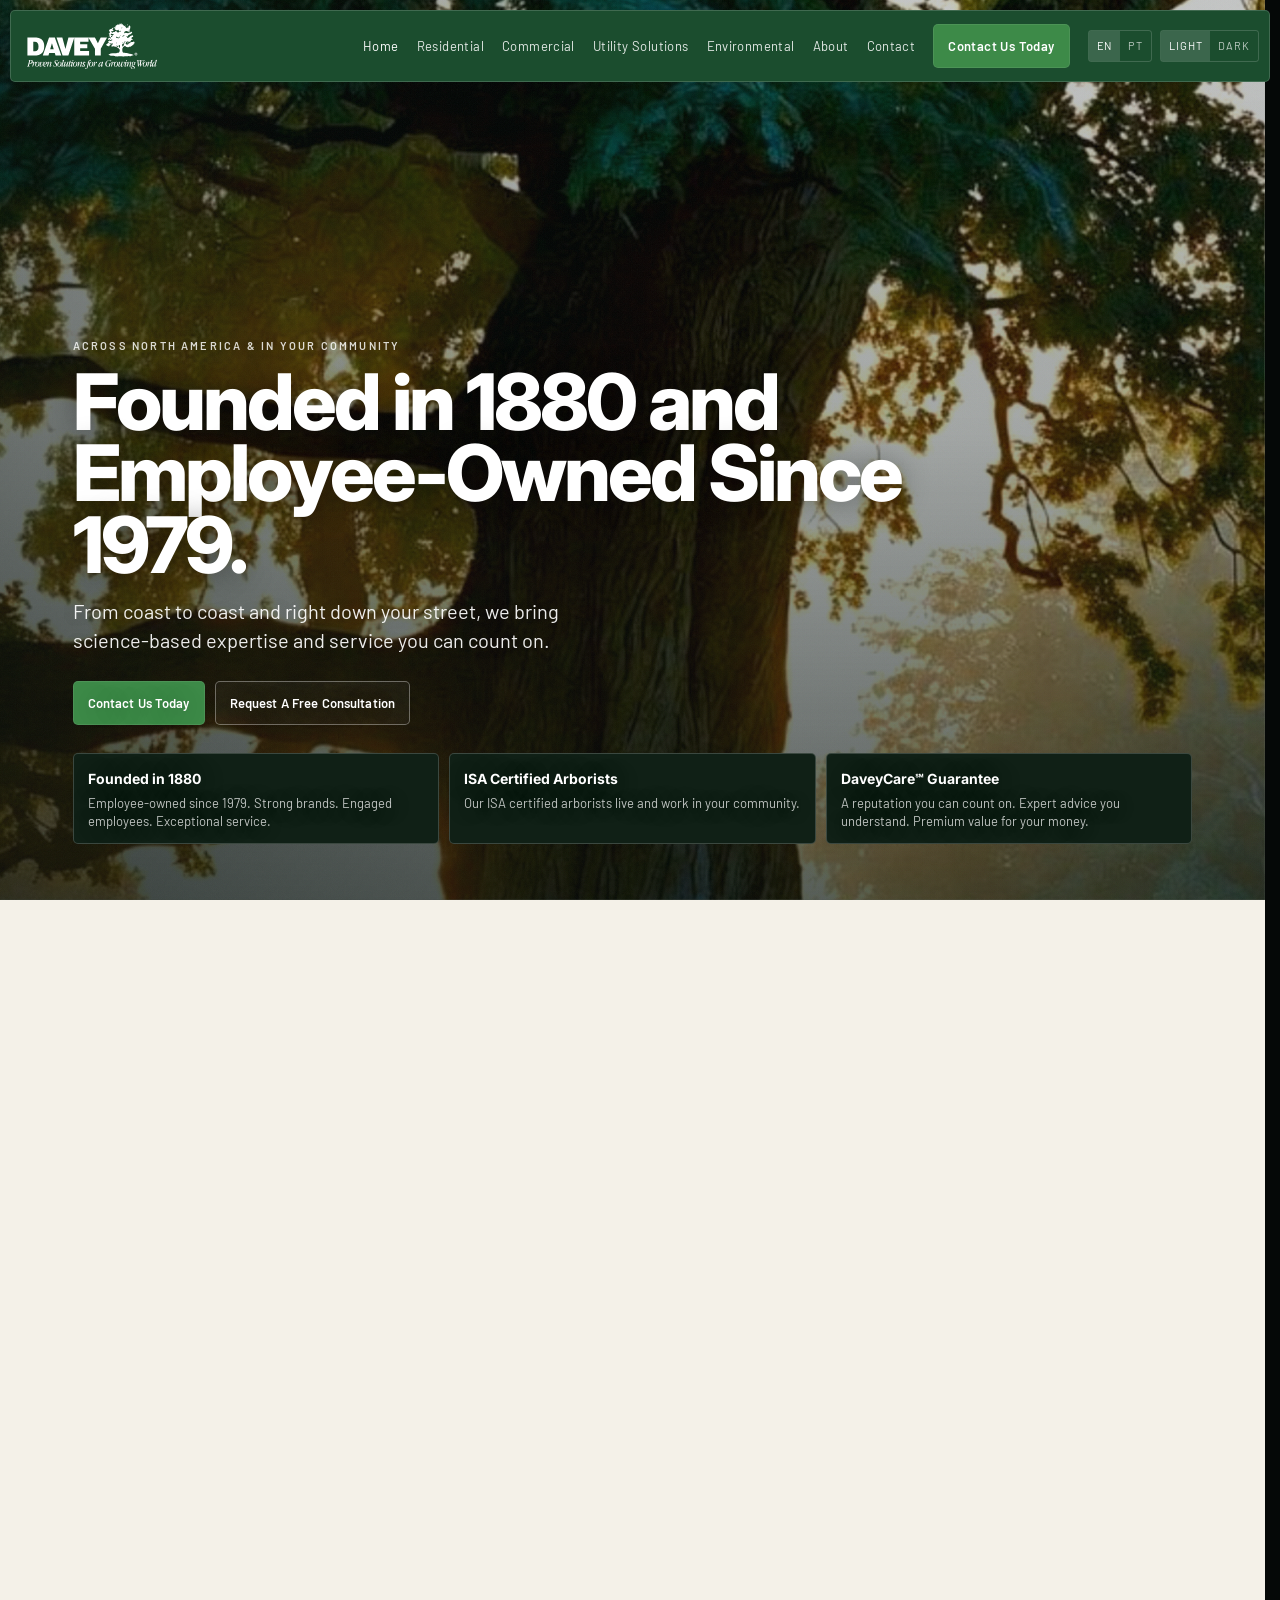
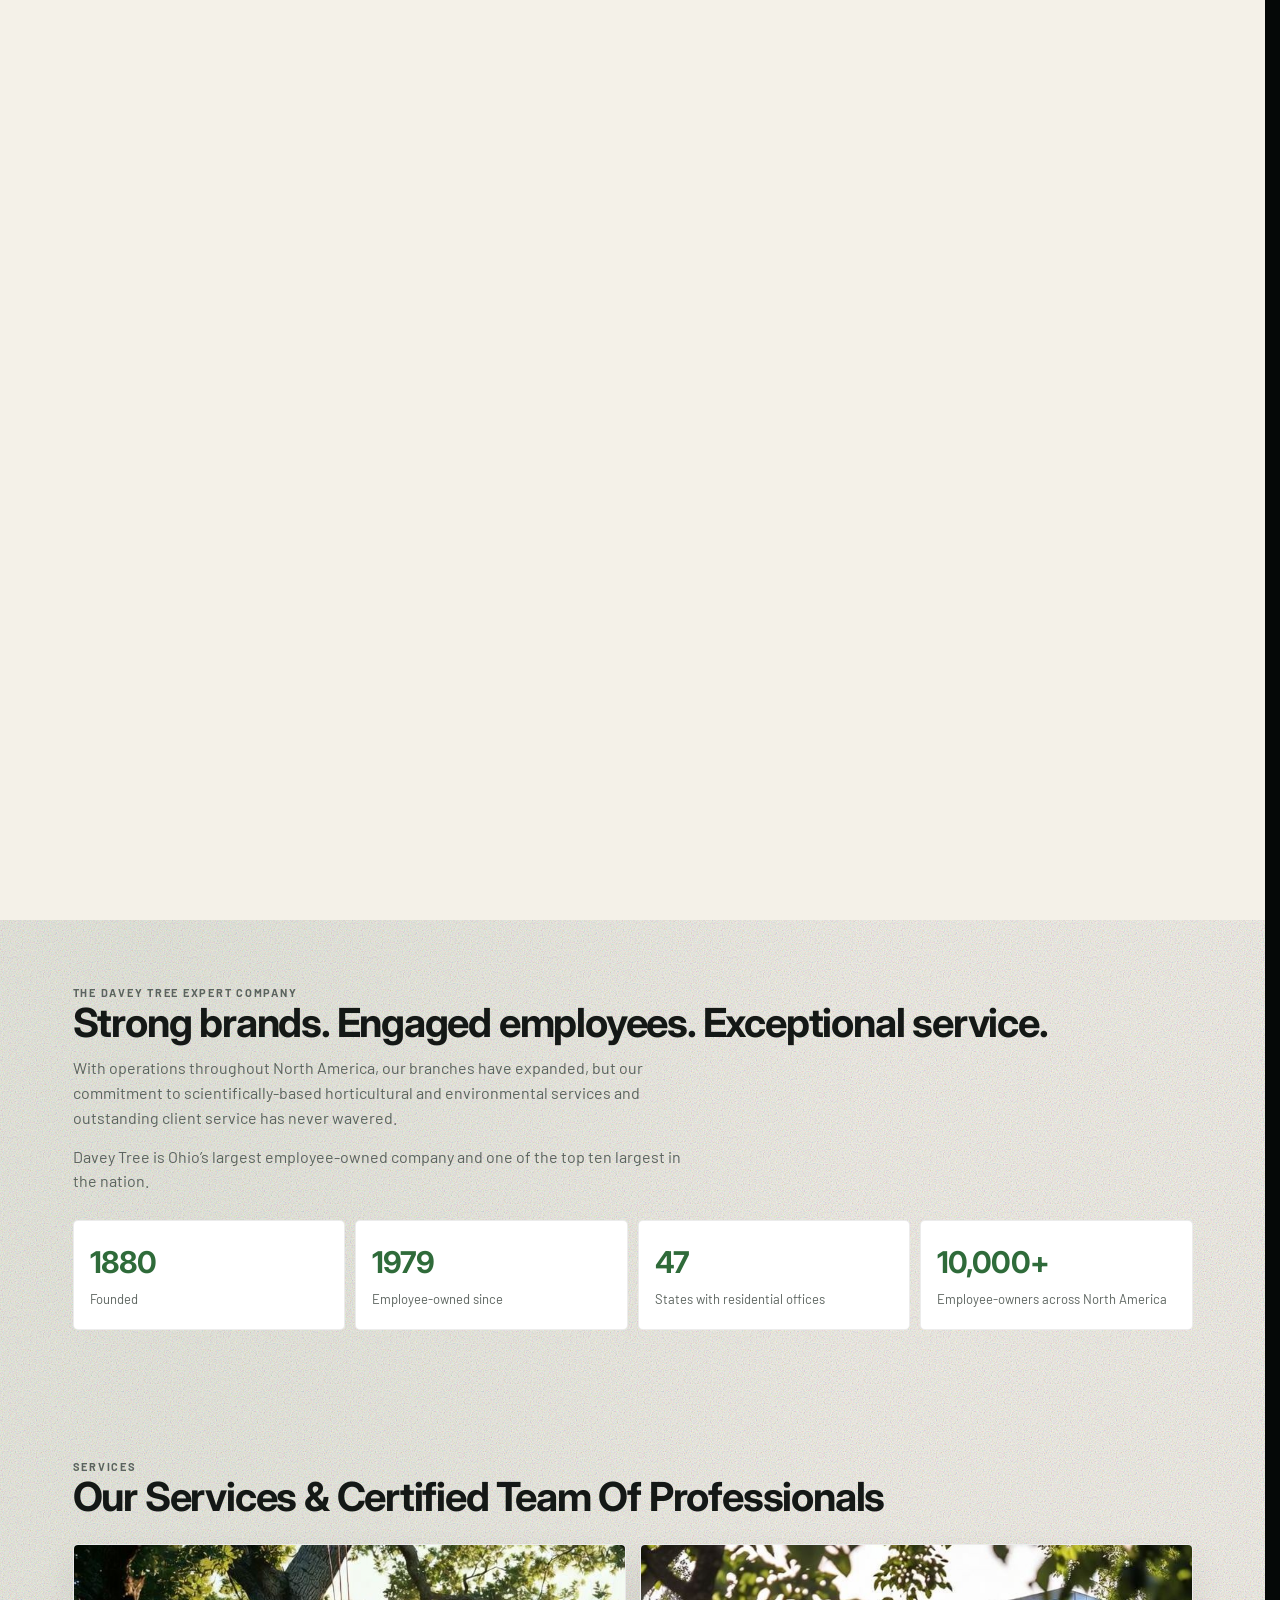
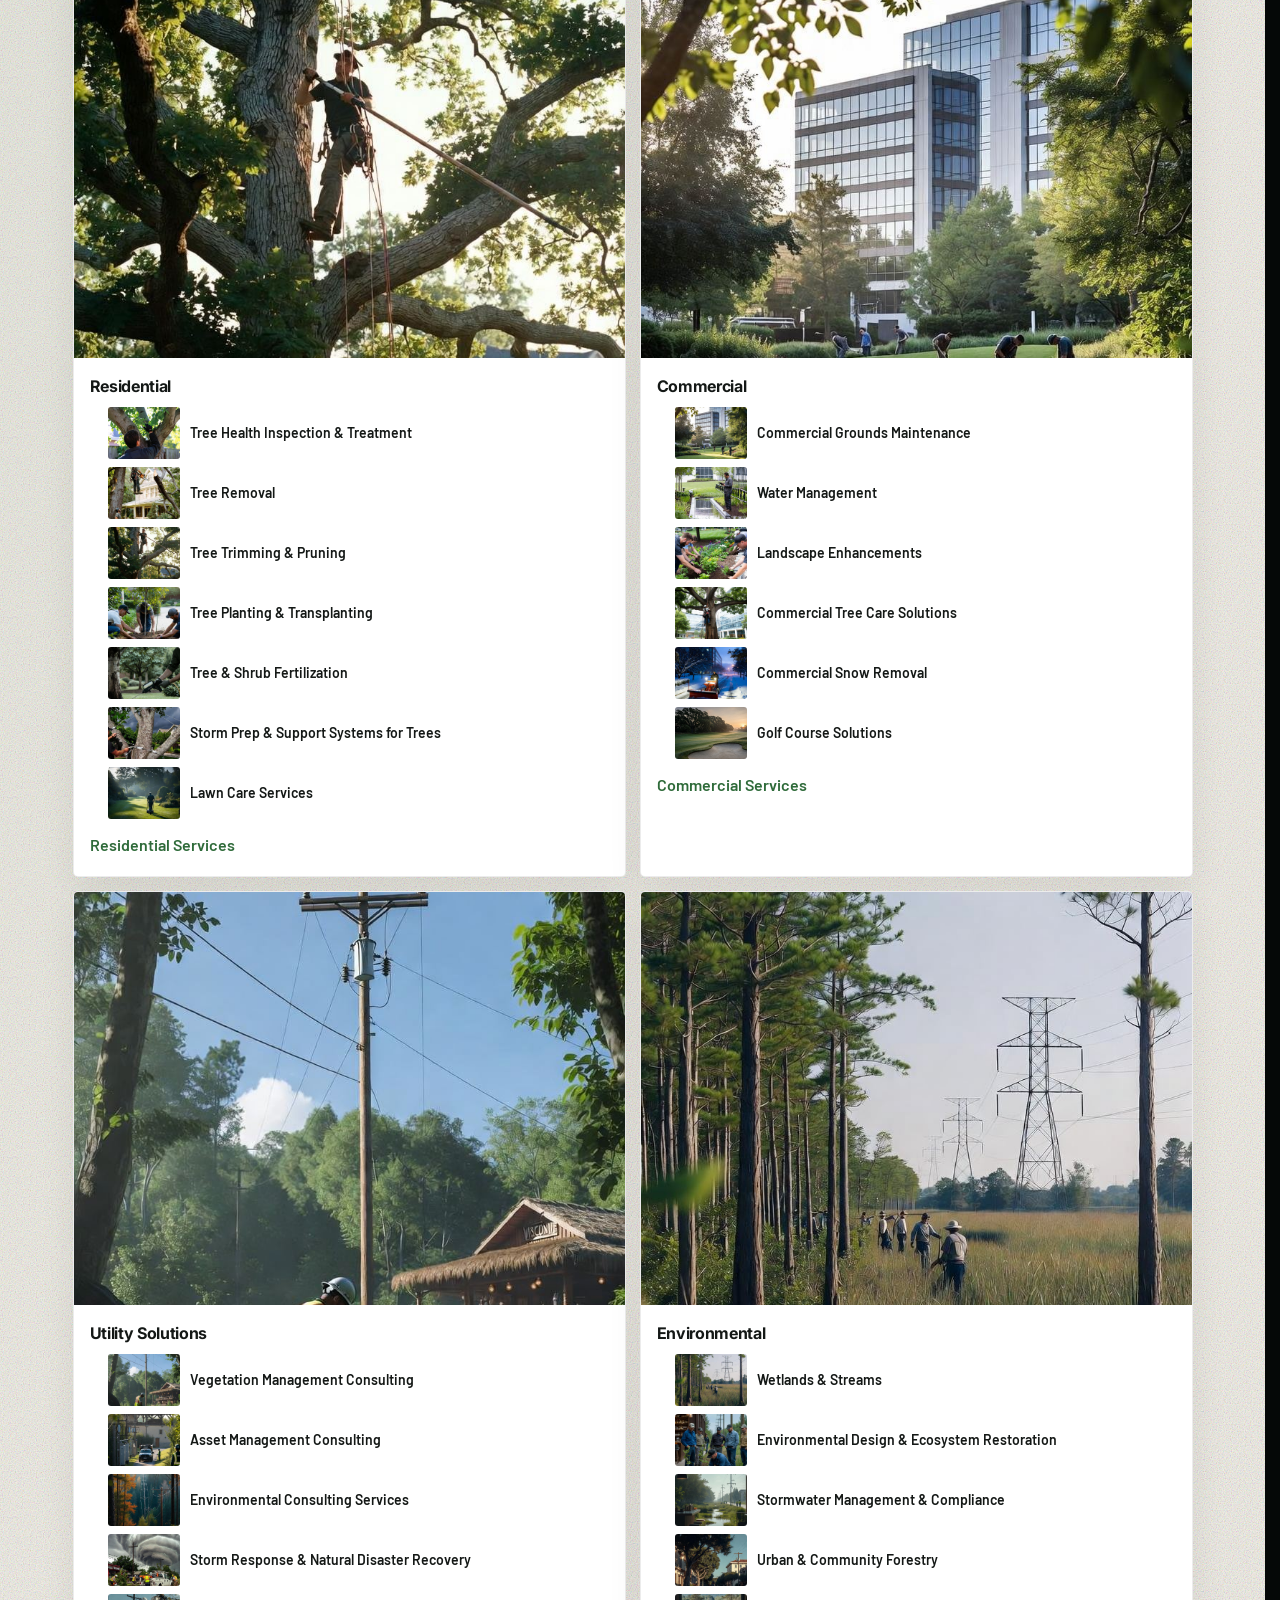
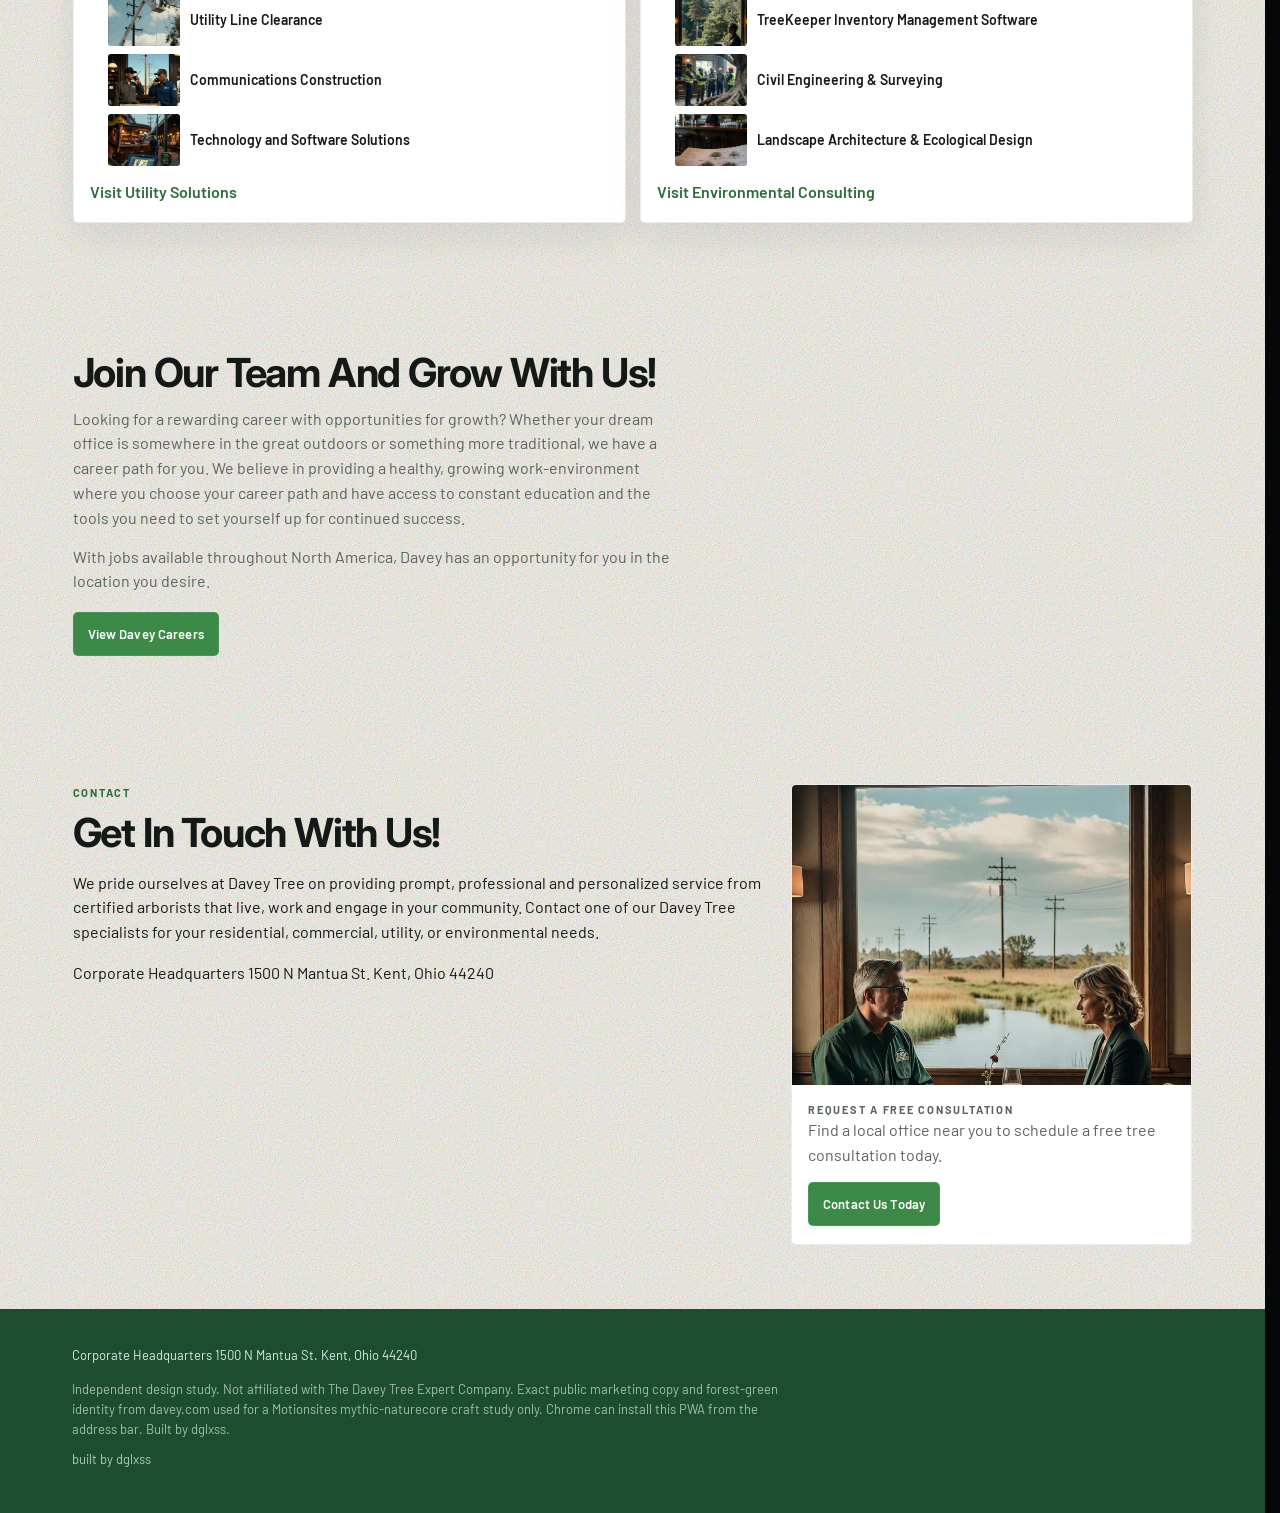
<file: index.html>
<!DOCTYPE html>
<html lang="en">
<head>
  <meta charset="utf-8" />
  <meta name="viewport" content="width=device-width, initial-scale=1" />
  <title>Professional Tree Services by Davey Certified Arborists | Davey Tree</title>
  <meta name="description" content="With over 130 years of experience, you can rely on Davey’s safe, professional tree services for your home, like tree trimming, tree health inspections, tree removal, tree fertilization, and cabling and bracing. Find a local office near you to schedule a free tree consultation today." />
  <meta property="og:title" content="Professional Tree Services by Davey Certified Arborists | Davey Tree" />
  <meta property="og:description" content="With over 130 years of experience, you can rely on Davey’s safe, professional tree services for your home, like tree trimming, tree health inspections, tree removal, tree fertilization, and cabling and bracing. Find a local office near you to schedule a free tree consultation today." />
  <meta property="og:type" content="website" />
  <meta property="og:url" content="https://davey-tree-pwa.vercel.app/" />
  <meta property="og:image" content="https://davey-tree-pwa.vercel.app/images/hero.jpg" />
  <meta property="og:site_name" content="Davey Tree" />
  <meta name="twitter:card" content="summary_large_image" />
  <meta name="twitter:title" content="Professional Tree Services by Davey Certified Arborists | Davey Tree" />
  <meta name="twitter:description" content="With over 130 years of experience, you can rely on Davey’s safe, professional tree services for your home, like tree trimming, tree health inspections, tree removal, tree fertilization, and cabling and bracing. Find a local office near you to schedule a free tree consultation today." />
  <meta name="theme-color" content="#2f6b3a" />
  <link rel="canonical" href="https://davey-tree-pwa.vercel.app/" />
  <link rel="manifest" href="/manifest.json" />
  <link rel="icon" href="/icons/icon.svg" type="image/svg+xml" />
  <link rel="apple-touch-icon" href="/icons/icon-192.svg" />
  <link rel="stylesheet" href="/css/app.css" />
  <script>
    (function () {
      try {
        var t = localStorage.getItem('dt-theme');
        if (t === 'light' || t === 'dark') document.documentElement.setAttribute('data-theme', t);
        else document.documentElement.setAttribute('data-theme', window.matchMedia('(prefers-color-scheme: dark)').matches ? 'dark' : 'light');
        if (localStorage.getItem('dt-lang') === 'pt') document.documentElement.setAttribute('lang', 'pt');
      } catch (e) {}
    })();
  </script>
</head>
<body>
  <a class="skip" href="#main" data-i18n="nav.skip">Skip to content</a>
  <header class="nav liquid-glass">
    <a class="brand" href="/" aria-label="Davey Tree"><img class="brand-logo" src="/images/brand/davey-tree-logo-white.svg" alt="Davey Tree" width="130" height="46" /></a>
    <div class="nav-end">
      <nav class="nav-links" id="navLinks">
        <a href="/" aria-current="page" data-i18n="nav.home">Home</a>
        <a href="/residential" data-i18n="nav.residential">Residential</a>
        <a href="/commercial" data-i18n="nav.commercial">Commercial</a>
        <a href="/utility" data-i18n="nav.utility">Utility Solutions</a>
        <a href="/environmental" data-i18n="nav.environmental">Environmental</a>
        <a href="/about" data-i18n="nav.about">About</a>
        <a href="/contact" data-i18n="nav.contact">Contact</a>
        <a class="cta cta-nav" href="/contact">Contact Us Today</a>
        <div class="nav-tools">
          <div class="seg" role="group" aria-label="Language">
            <button type="button" data-set-lang="en" aria-pressed="true">EN</button>
            <button type="button" data-set-lang="pt" aria-pressed="false">PT</button>
          </div>
          <div class="seg" role="group" aria-label="Theme">
            <button type="button" data-set-theme="light" data-i18n="theme.light">Light</button>
            <button type="button" data-set-theme="dark" data-i18n="theme.dark">Dark</button>
          </div>
        </div>
      </nav>
      <a class="cta cta-compact" href="/contact">Contact Us</a>
      <button class="menu-btn" type="button" aria-expanded="false" aria-controls="navLinks" data-i18n="nav.menu">Menu</button>
    </div>
  </header>
  <section class="hero hero-scroll" id="hero">
    <div class="hero-sticky">
      <div class="hero-photo" id="heroWorld" aria-hidden="true">
        <div id="heroBg" class="hero-media"></div>
      </div>
      <div class="hero-grade" aria-hidden="true"></div>
      <div class="hero-grain" aria-hidden="true"></div>
      <div class="hero-overlay"></div>
      <div class="hero-inner">
      <p class="eyebrow">Across North America &amp; In Your Community</p>
      <h1>Founded in 1880 and Employee-Owned Since 1979.</h1>
      <p class="lede">From coast to coast and right down your street, we bring science-based expertise and service you can count on.</p>
      <div class="hero-actions">
        <a class="cta" href="/contact">Contact Us Today</a>
        <a class="btn-ghost" href="/contact">Request A Free Consultation</a>
      </div>
      <ul class="trust-row">
        <li class="liquid-glass"><b>Founded in 1880</b><span>Employee-owned since 1979. Strong brands. Engaged employees. Exceptional service.</span></li>
        <li class="liquid-glass"><b>ISA Certified Arborists</b><span>Our ISA certified arborists live and work in your community.</span></li>
        <li class="liquid-glass"><b>DaveyCare℠ Guarantee</b><span>A reputation you can count on. Expert advice you understand. Premium value for your money.</span></li>
      </ul>
      </div>
    </div>
  </section>
  <main class="page" id="main">
    <section class="section">
      <p class="kicker">The Davey Tree Expert Company</p>
      <h2>Strong brands. Engaged employees. Exceptional service.</h2>
      <p>With operations throughout North America, our branches have expanded, but our commitment to scientifically-based horticultural and environmental services and outstanding client service has never wavered.</p>
      <p>Davey Tree is Ohio’s largest employee-owned company and one of the top ten largest in the nation.</p>
      <div class="stats">
        <div class="stat"><b>1880</b><span>Founded</span></div>
        <div class="stat"><b>1979</b><span>Employee-owned since</span></div>
        <div class="stat"><b>47</b><span>States with residential offices</span></div>
        <div class="stat"><b>10,000+</b><span>Employee-owners across North America</span></div>
      </div>
    </section>
    <section class="section" id="services">
      <p class="kicker">Services</p>
      <h2>Our Services &amp; Certified Team Of Professionals</h2>
      <div class="grid services">
        <article class="card" id="residential">
          <a class="card-hero" href="/residential"><img src="/images/plates/hero-residential.jpg" alt="Mature oaks along a residential street at late summer" /></a>
          <div class="card-copy">
            <h3>Residential</h3>
            <ul class="service-links">
              <li><a href="/residential#tree-health"><img src="/images/plates/res-health.jpg" alt="" />Tree Health Inspection &amp; Treatment</a></li>
              <li><a href="/residential#tree-removal"><img src="/images/plates/res-removal.jpg" alt="" />Tree Removal</a></li>
              <li><a href="/residential#tree-trimming"><img src="/images/plates/res-pruning.jpg" alt="" />Tree Trimming &amp; Pruning</a></li>
              <li><a href="/residential#tree-planting"><img src="/images/plates/res-planting.jpg" alt="" />Tree Planting &amp; Transplanting</a></li>
              <li><a href="/residential#fertilization"><img src="/images/plates/res-fertilizer.jpg" alt="" />Tree &amp; Shrub Fertilization</a></li>
              <li><a href="/residential#storm-prep"><img src="/images/plates/res-storm.jpg" alt="" />Storm Prep &amp; Support Systems for Trees</a></li>
              <li><a href="/residential#lawn-care"><img src="/images/plates/res-lawn.jpg" alt="" />Lawn Care Services</a></li>
            </ul>
            <a class="more" href="/residential">Residential Services</a>
          </div>
        </article>
        <article class="card" id="commercial">
          <a class="card-hero" href="/commercial"><img src="/images/plates/hero-commercial.jpg" alt="A corporate lawn and allée of shade trees" /></a>
          <div class="card-copy">
            <h3>Commercial</h3>
            <ul class="service-links">
              <li><a href="/commercial#grounds"><img src="/images/plates/com-grounds.jpg" alt="" />Commercial Grounds Maintenance</a></li>
              <li><a href="/commercial#water"><img src="/images/plates/com-water.jpg" alt="" />Water Management</a></li>
              <li><a href="/commercial#landscape"><img src="/images/plates/com-landscape.jpg" alt="" />Landscape Enhancements</a></li>
              <li><a href="/commercial#tree-care"><img src="/images/plates/com-trees.jpg" alt="" />Commercial Tree Care Solutions</a></li>
              <li><a href="/commercial#snow"><img src="/images/plates/com-snow.jpg" alt="" />Commercial Snow Removal</a></li>
              <li><a href="/commercial#golf"><img src="/images/plates/com-golf.jpg" alt="" />Golf Course Solutions</a></li>
            </ul>
            <a class="more" href="/commercial">Commercial Services</a>
          </div>
        </article>
        <article class="card" id="utility">
          <a class="card-hero" href="/utility"><img src="/images/plates/hero-utility.jpg" alt="A misty utility corridor through forest" /></a>
          <div class="card-copy">
            <h3>Utility Solutions</h3>
            <ul class="service-links">
              <li><a href="/utility#vegetation"><img src="/images/plates/util-veg.jpg" alt="" />Vegetation Management Consulting</a></li>
              <li><a href="/utility#assets"><img src="/images/plates/util-asset.jpg" alt="" />Asset Management Consulting</a></li>
              <li><a href="/utility#utility-environment"><img src="/images/plates/util-env.jpg" alt="" />Environmental Consulting Services</a></li>
              <li><a href="/utility#storm-response"><img src="/images/plates/util-storm.jpg" alt="" />Storm Response &amp; Natural Disaster Recovery</a></li>
              <li><a href="/utility#line-clearance"><img src="/images/plates/util-line.jpg" alt="" />Utility Line Clearance</a></li>
              <li><a href="/utility#communications"><img src="/images/plates/util-comms.jpg" alt="" />Communications Construction</a></li>
              <li><a href="/utility#technology"><img src="/images/plates/util-tech.jpg" alt="" />Technology and Software Solutions</a></li>
            </ul>
            <a class="more" href="/utility">Visit Utility Solutions</a>
          </div>
        </article>
        <article class="card" id="environmental">
          <a class="card-hero" href="/environmental"><img src="/images/plates/hero-environmental.jpg" alt="A restored wetland at sunrise" /></a>
          <div class="card-copy">
            <h3>Environmental</h3>
            <ul class="service-links">
              <li><a href="/environmental#wetlands"><img src="/images/plates/env-wetland.jpg" alt="" />Wetlands &amp; Streams</a></li>
              <li><a href="/environmental#restoration"><img src="/images/plates/env-restore.jpg" alt="" />Environmental Design &amp; Ecosystem Restoration</a></li>
              <li><a href="/environmental#stormwater"><img src="/images/plates/env-stormwater.jpg" alt="" />Stormwater Management &amp; Compliance</a></li>
              <li><a href="/environmental#urban-forestry"><img src="/images/plates/env-urban.jpg" alt="" />Urban &amp; Community Forestry</a></li>
              <li><a href="/environmental#treekeeper"><img src="/images/plates/env-inventory.jpg" alt="" />TreeKeeper Inventory Management Software</a></li>
              <li><a href="/environmental#civil"><img src="/images/plates/env-civil.jpg" alt="" />Civil Engineering &amp; Surveying</a></li>
              <li><a href="/environmental#ecological-design"><img src="/images/plates/env-landscape.jpg" alt="" />Landscape Architecture &amp; Ecological Design</a></li>
            </ul>
            <a class="more" href="/environmental">Visit Environmental Consulting</a>
          </div>
        </article>
      </div>
    </section>
    <section class="section">
      <h2>Join Our Team And Grow With Us!</h2>
      <p>Looking for a rewarding career with opportunities for growth? Whether your dream office is somewhere in the great outdoors or something more traditional, we have a career path for you. We believe in providing a healthy, growing work-environment where you choose your career path and have access to constant education and the tools you need to set yourself up for continued success.</p>
      <p>With jobs available throughout North America, Davey has an opportunity for you in the location you desire.</p>
      <p style="margin-top:18px"><a class="cta" href="https://jobs.davey.com" rel="noopener">View Davey Careers</a></p>
    </section>
    <section class="section">
      <div class="split">
        <div>
          <p class="kicker">Contact</p>
          <h2>Get In Touch With Us!</h2>
          <p>We pride ourselves at Davey Tree on providing prompt, professional and personalized service from certified arborists that live, work and engage in your community. Contact one of our Davey Tree specialists for your residential, commercial, utility, or environmental needs.</p>
          <p>Corporate Headquarters 1500 N Mantua St. Kent, Ohio 44240</p>
        </div>
        <aside class="panel">
          <img class="card-plate" src="/images/plates/contact-consult.jpg" alt="An arborist consultation beneath a front-yard tree" />
          <div class="card-copy">
            <p class="kicker">Request A Free Consultation</p>
            <p>Find a local office near you to schedule a free tree consultation today.</p>
            <a class="cta" href="/contact">Contact Us Today</a>
          </div>
        </aside>
      </div>
    </section>
  </main>
  <footer class="footer">
    <div>Corporate Headquarters 1500 N Mantua St. Kent, Ohio 44240</div>
    <p class="disclaimer" data-i18n="study.disclaimer">Independent design study. Not affiliated with The Davey Tree Expert Company. Exact public marketing copy and forest-green identity from davey.com used for a Motionsites mythic-naturecore craft study only. Chrome can install this PWA from the address bar. Built by dglxss.</p>
    <p class="byline">built by dglxss</p>
  </footer>
  <div class="dock liquid-glass">
    <a class="cta" href="/contact">Request A Free Consultation</a>
    <a class="btn-ghost" href="https://www.davey.com/local-residential-office-directory/" rel="noopener">Find A Local Office</a>
  </div>
  <script src="/js/app.js"></script>
</body>
</html>
</file>
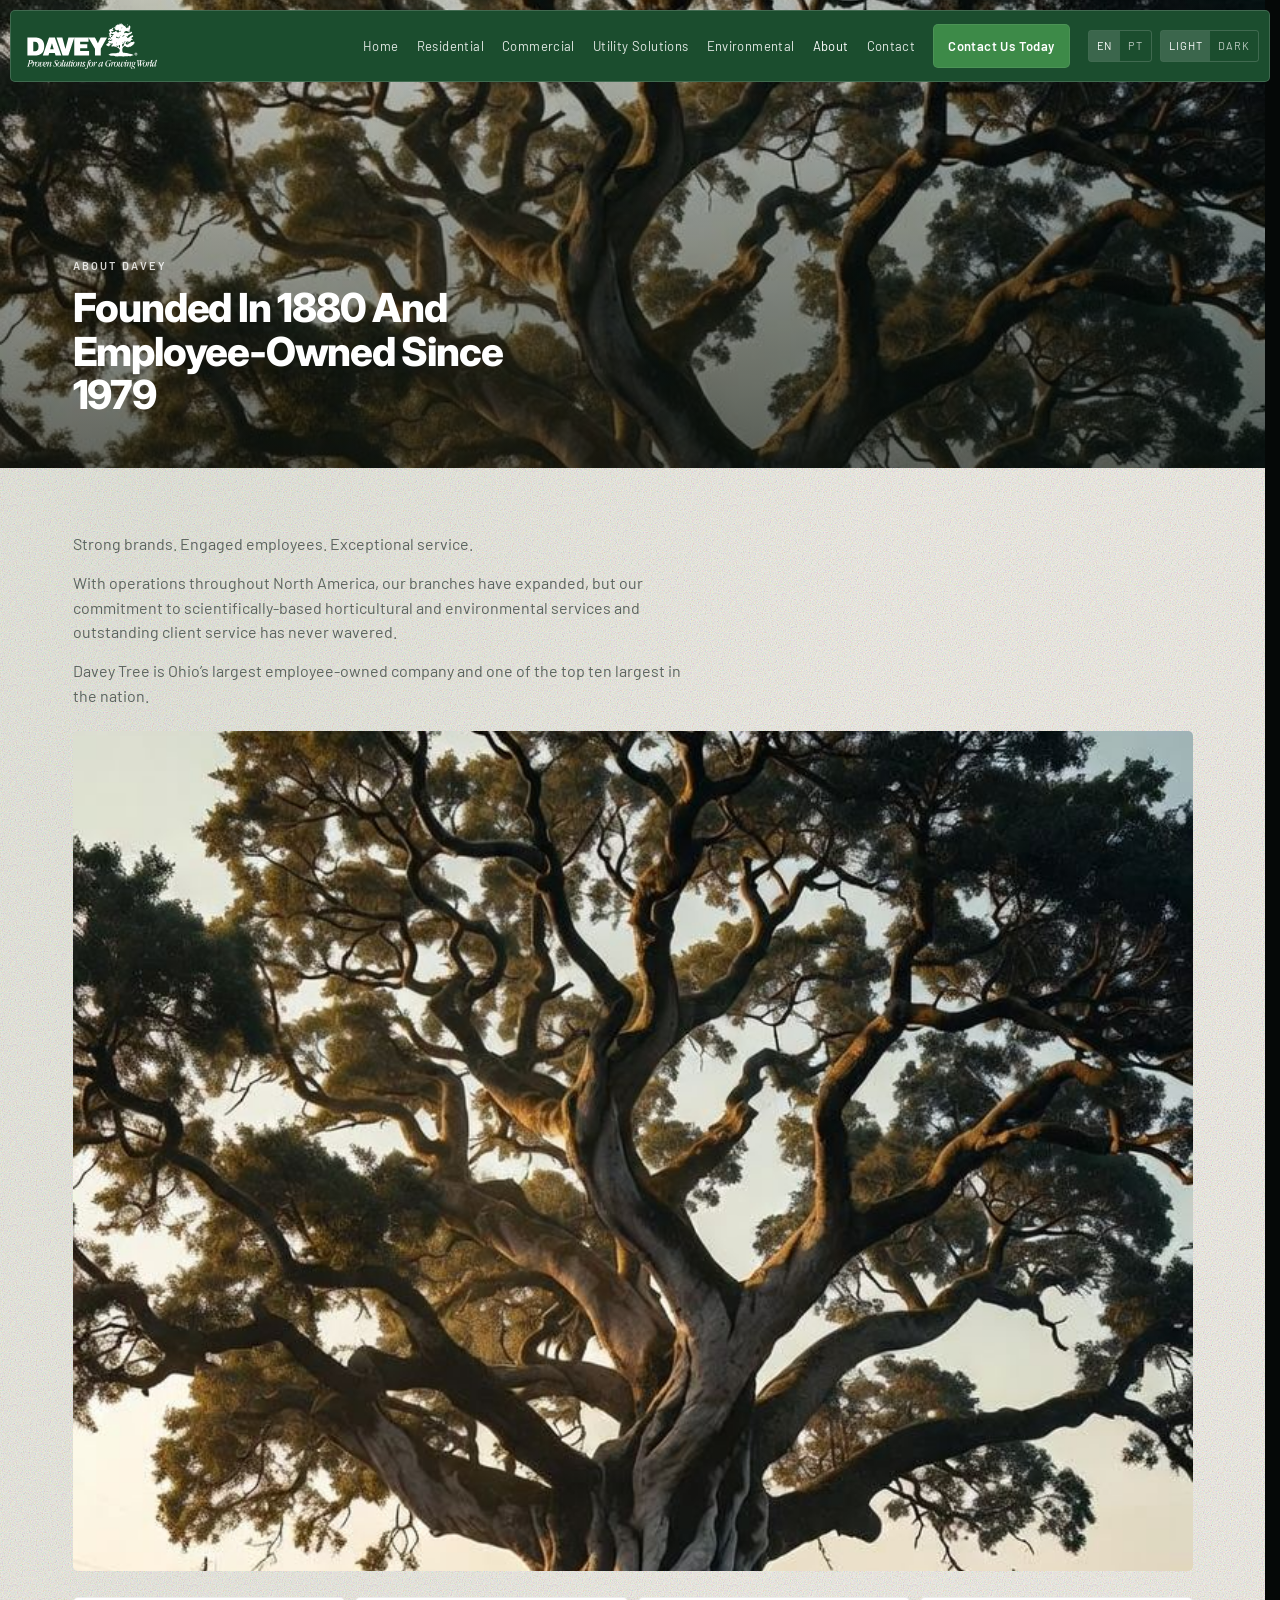
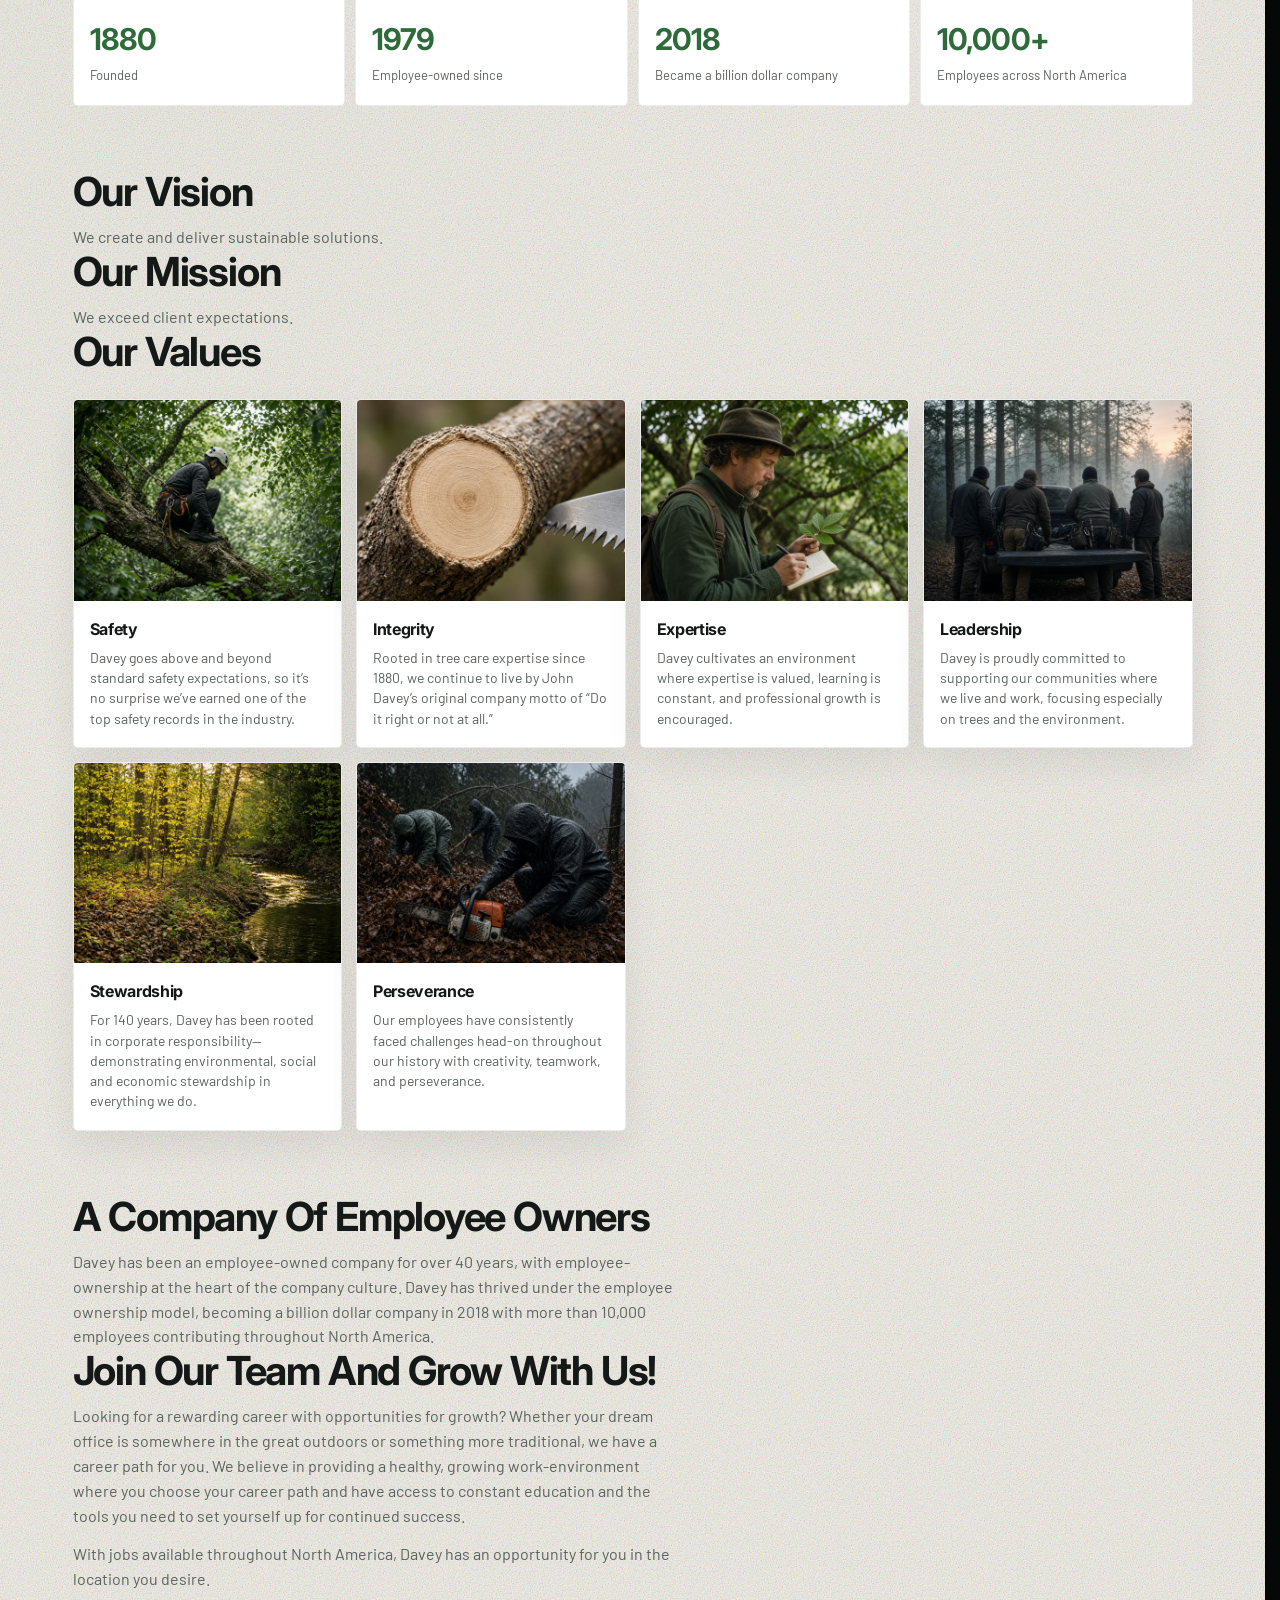
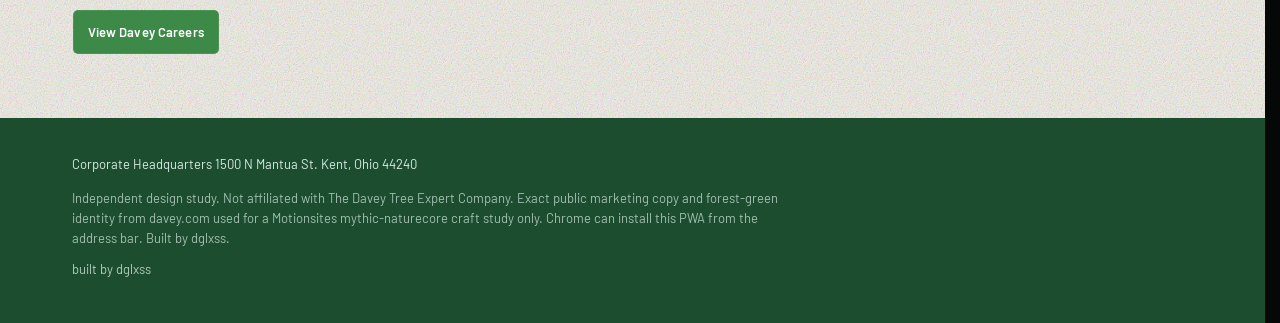
<file: about/index.html>
<!DOCTYPE html>
<html lang="en">
<head>
  <meta charset="utf-8" />
  <meta name="viewport" content="width=device-width, initial-scale=1" />
  <title>About Us | Davey Tree</title>
  <meta name="description" content="Davey Tree has provided home owners and commercial companies quality tree care services since 1880. Learn more about Davey Tree services at Davey.com." />
  <meta property="og:title" content="About Us | Davey Tree" />
  <meta property="og:description" content="Davey Tree has provided home owners and commercial companies quality tree care services since 1880. Learn more about Davey Tree services at Davey.com." />
  <meta property="og:type" content="website" />
  <meta property="og:url" content="https://davey-tree-pwa.vercel.app/about" />
  <meta property="og:image" content="https://davey-tree-pwa.vercel.app/images/hero.jpg" />
  <meta name="twitter:card" content="summary_large_image" />
  <meta name="twitter:title" content="About Us | Davey Tree" />
  <meta name="twitter:description" content="Davey Tree has provided home owners and commercial companies quality tree care services since 1880. Learn more about Davey Tree services at Davey.com." />
  <meta name="theme-color" content="#2f6b3a" />
  <link rel="canonical" href="https://davey-tree-pwa.vercel.app/about" />
  <link rel="manifest" href="/manifest.json" />
  <link rel="icon" href="/icons/icon.svg" type="image/svg+xml" />
  <link rel="apple-touch-icon" href="/icons/icon-192.svg" />
  <link rel="stylesheet" href="/css/app.css" />
  <script>
    (function () {
      try {
        var t = localStorage.getItem('dt-theme');
        if (t === 'light' || t === 'dark') document.documentElement.setAttribute('data-theme', t);
        else document.documentElement.setAttribute('data-theme', window.matchMedia('(prefers-color-scheme: dark)').matches ? 'dark' : 'light');
        if (localStorage.getItem('dt-lang') === 'pt') document.documentElement.setAttribute('lang', 'pt');
      } catch (e) {}
    })();
  </script>
</head>
<body class="page">
  <a class="skip" href="#main" data-i18n="nav.skip">Skip to content</a>
  <header class="nav liquid-glass">
    <a class="brand" href="/" aria-label="Davey Tree"><img class="brand-logo" src="/images/brand/davey-tree-logo-white.svg" alt="Davey Tree" width="130" height="46" /></a>
    <div class="nav-end">
      <nav class="nav-links" id="navLinks">
        <a href="/" data-i18n="nav.home">Home</a>
        <a href="/residential" data-i18n="nav.residential">Residential</a>
        <a href="/commercial" data-i18n="nav.commercial">Commercial</a>
        <a href="/utility" data-i18n="nav.utility">Utility Solutions</a>
        <a href="/environmental" data-i18n="nav.environmental">Environmental</a>
        <a href="/about" aria-current="page" data-i18n="nav.about">About</a>
        <a href="/contact" data-i18n="nav.contact">Contact</a>
        <a class="cta cta-nav" href="/contact">Contact Us Today</a>
        <div class="nav-tools">
          <div class="seg" role="group" aria-label="Language">
            <button type="button" data-set-lang="en" aria-pressed="true">EN</button>
            <button type="button" data-set-lang="pt" aria-pressed="false">PT</button>
          </div>
          <div class="seg" role="group" aria-label="Theme">
            <button type="button" data-set-theme="light" data-i18n="theme.light">Light</button>
            <button type="button" data-set-theme="dark" data-i18n="theme.dark">Dark</button>
          </div>
        </div>
      </nav>
      <a class="cta cta-compact" href="/contact">Contact Us</a>
      <button class="menu-btn" type="button" aria-expanded="false" aria-controls="navLinks" data-i18n="nav.menu">Menu</button>
    </div>
  </header>
  <section class="page-hero" id="heritage" style="--hero-plate: url('/images/plates/about-heritage.jpg')">
    <div class="page-hero-bg" aria-hidden="true"></div>
    <div class="page-hero-inner">
      <p class="eyebrow">About Davey</p>
      <h1>Founded In 1880 And Employee-Owned Since 1979</h1>
    </div>
  </section>
  <main class="page" id="main">
    <section class="section">
      <p>Strong brands. Engaged employees. Exceptional service.</p>
      <p>With operations throughout North America, our branches have expanded, but our commitment to scientifically-based horticultural and environmental services and outstanding client service has never wavered.</p>
      <p>Davey Tree is Ohio’s largest employee-owned company and one of the top ten largest in the nation.</p>
      <figure class="heritage-plate">
        <img src="/images/plates/about-heritage.jpg" alt="A heritage canopy of mature trees over open grounds" />
      </figure>
      <div class="stats">
        <div class="stat"><b>1880</b><span>Founded</span></div>
        <div class="stat"><b>1979</b><span>Employee-owned since</span></div>
        <div class="stat"><b>2018</b><span>Became a billion dollar company</span></div>
        <div class="stat"><b>10,000+</b><span>Employees across North America</span></div>
      </div>
    </section>
    <section class="section" style="padding-top:0">
      <h2>Our Vision</h2>
      <p>We create and deliver sustainable solutions.</p>
      <h2>Our Mission</h2>
      <p>We exceed client expectations.</p>
      <h2>Our Values</h2>
      <div class="grid">
        <article class="card" id="safety"><img class="card-plate" src="/images/plates/about-safety.jpg" alt="An arborist paused on a limb with a safety line" /><div class="card-copy"><h3>Safety</h3><p>Davey goes above and beyond standard safety expectations, so it’s no surprise we’ve earned one of the top safety records in the industry.</p></div></article>
        <article class="card" id="integrity"><img class="card-plate" src="/images/plates/about-integrity.jpg" alt="A precise pruning cut on a branch" /><div class="card-copy"><h3>Integrity</h3><p>Rooted in tree care expertise since 1880, we continue to live by John Davey’s original company motto of “Do it right or not at all.”</p></div></article>
        <article class="card" id="expertise"><img class="card-plate" src="/images/plates/about-expertise.jpg" alt="An arborist studying a leaf under the canopy" /><div class="card-copy"><h3>Expertise</h3><p>Davey cultivates an environment where expertise is valued, learning is constant, and professional growth is encouraged.</p></div></article>
        <article class="card" id="leadership"><img class="card-plate" src="/images/plates/about-leadership.jpg" alt="A crew briefing at a truck tailgate at dawn" /><div class="card-copy"><h3>Leadership</h3><p>Davey is proudly committed to supporting our communities where we live and work, focusing especially on trees and the environment.</p></div></article>
        <article class="card" id="stewardship"><img class="card-plate" src="/images/plates/about-stewardship.jpg" alt="A restored woodland edge and quiet stream" /><div class="card-copy"><h3>Stewardship</h3><p>For 140 years, Davey has been rooted in corporate responsibility—demonstrating environmental, social and economic stewardship in everything we do.</p></div></article>
        <article class="card" id="perseverance"><img class="card-plate" src="/images/plates/about-perseverance.jpg" alt="A crew continuing storm cleanup in the rain" /><div class="card-copy"><h3>Perseverance</h3><p>Our employees have consistently faced challenges head-on throughout our history with creativity, teamwork, and perseverance.</p></div></article>
      </div>
    </section>
    <section class="section" style="padding-top:0">
      <h2>A Company Of Employee Owners</h2>
      <p>Davey has been an employee-owned company for over 40 years, with employee-ownership at the heart of the company culture. Davey has thrived under the employee ownership model, becoming a billion dollar company in 2018 with more than 10,000 employees contributing throughout North America.</p>
      <h2>Join Our Team And Grow With Us!</h2>
      <p>Looking for a rewarding career with opportunities for growth? Whether your dream office is somewhere in the great outdoors or something more traditional, we have a career path for you. We believe in providing a healthy, growing work-environment where you choose your career path and have access to constant education and the tools you need to set yourself up for continued success.</p>
      <p>With jobs available throughout North America, Davey has an opportunity for you in the location you desire.</p>
      <p style="margin-top:18px"><a class="cta" href="https://jobs.davey.com" rel="noopener">View Davey Careers</a></p>
    </section>
  </main>
  <footer class="footer">
    <div>Corporate Headquarters 1500 N Mantua St. Kent, Ohio 44240</div>
    <p class="disclaimer" data-i18n="study.disclaimer">Independent design study. Not affiliated with The Davey Tree Expert Company. Exact public marketing copy and forest-green identity from davey.com used for a Motionsites mythic-naturecore craft study only. Chrome can install this PWA from the address bar. Built by dglxss.</p>
    <p class="byline">built by dglxss</p>
  </footer>
  <div class="dock liquid-glass">
    <a class="cta" href="/contact">Request A Free Consultation</a>
    <a class="btn-ghost" href="https://www.davey.com/local-residential-office-directory/" rel="noopener">Find A Local Office</a>
  </div>
  <script src="/js/app.js"></script>
</body>
</html>
</file>
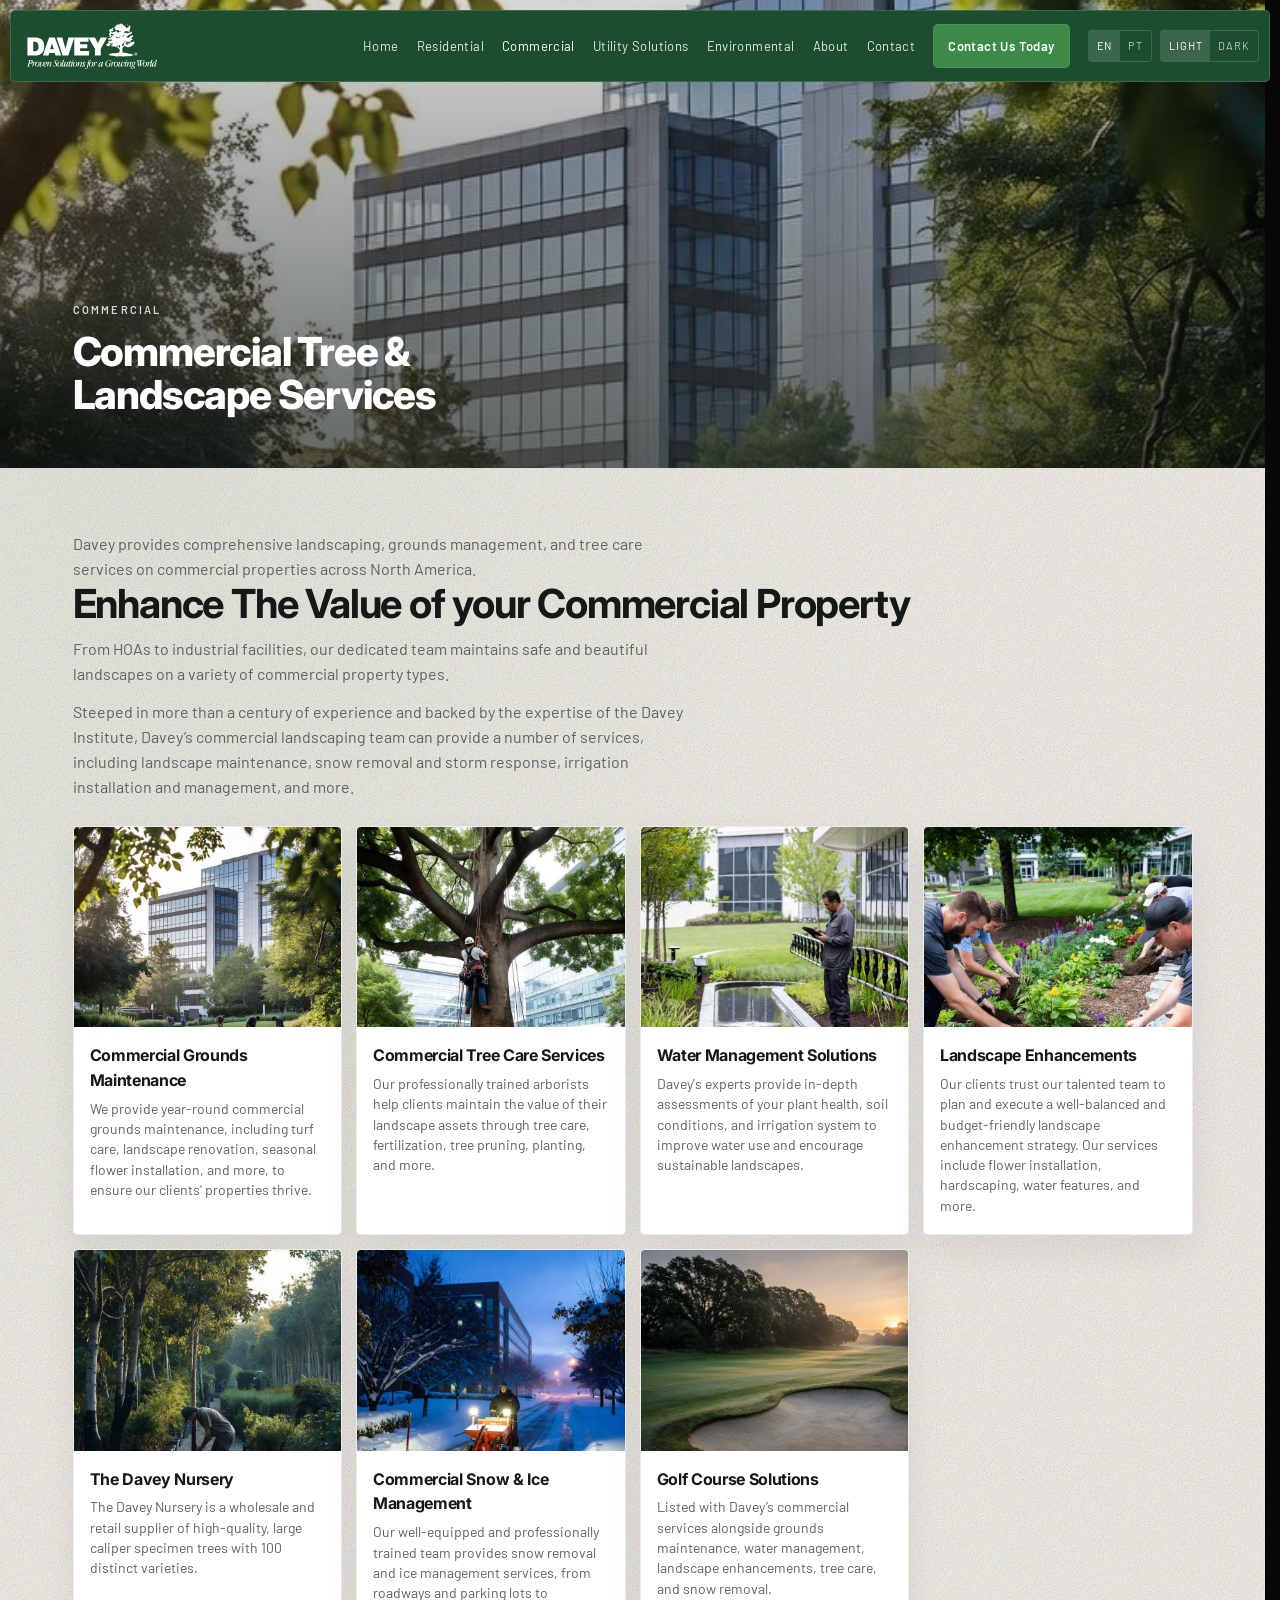
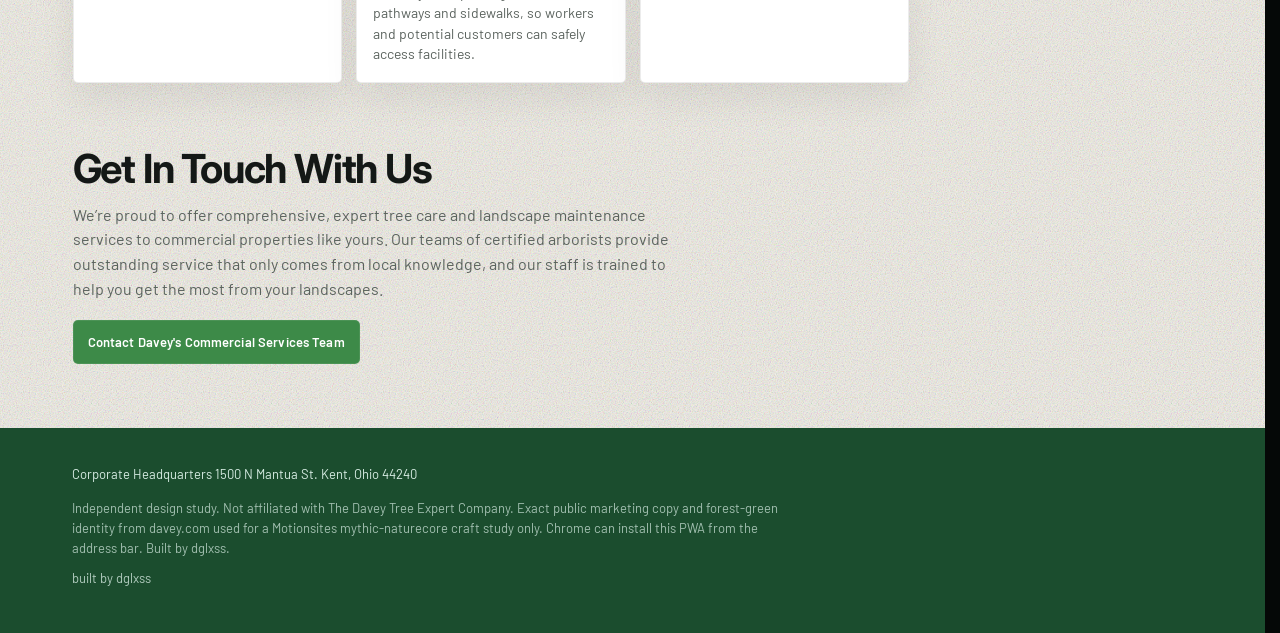
<file: commercial/index.html>
<!DOCTYPE html>
<html lang="en">
<head>
  <meta charset="utf-8" />
  <meta name="viewport" content="width=device-width, initial-scale=1" />
  <title>Commercial Landscape Management Services | Davey Tree</title>
  <meta name="description" content="Davey has the experience and knowledge to properly care for your commercial property. Our comprehensive commercial landscape management services include commercial tree care services, water management solutions, landscape enhancements, snow removal, and more!" />
  <meta property="og:title" content="Commercial Landscape Management Services | Davey Tree" />
  <meta property="og:description" content="Davey has the experience and knowledge to properly care for your commercial property. Our comprehensive commercial landscape management services include commercial tree care services, water management solutions, landscape enhancements, snow removal, and more!" />
  <meta property="og:type" content="website" />
  <meta property="og:url" content="https://davey-tree-pwa.vercel.app/commercial" />
  <meta property="og:image" content="https://davey-tree-pwa.vercel.app/images/canopy.jpg" />
  <meta name="twitter:card" content="summary_large_image" />
  <meta name="twitter:title" content="Commercial Landscape Management Services | Davey Tree" />
  <meta name="twitter:description" content="Davey has the experience and knowledge to properly care for your commercial property. Our comprehensive commercial landscape management services include commercial tree care services, water management solutions, landscape enhancements, snow removal, and more!" />
  <meta name="theme-color" content="#2f6b3a" />
  <link rel="canonical" href="https://davey-tree-pwa.vercel.app/commercial" />
  <link rel="manifest" href="/manifest.json" />
  <link rel="icon" href="/icons/icon.svg" type="image/svg+xml" />
  <link rel="apple-touch-icon" href="/icons/icon-192.svg" />
  <link rel="stylesheet" href="/css/app.css" />
  <script>
    (function () {
      try {
        var t = localStorage.getItem('dt-theme');
        if (t === 'light' || t === 'dark') document.documentElement.setAttribute('data-theme', t);
        else document.documentElement.setAttribute('data-theme', window.matchMedia('(prefers-color-scheme: dark)').matches ? 'dark' : 'light');
        if (localStorage.getItem('dt-lang') === 'pt') document.documentElement.setAttribute('lang', 'pt');
      } catch (e) {}
    })();
  </script>
</head>
<body class="page">
  <a class="skip" href="#main" data-i18n="nav.skip">Skip to content</a>
  <header class="nav liquid-glass">
    <a class="brand" href="/" aria-label="Davey Tree"><img class="brand-logo" src="/images/brand/davey-tree-logo-white.svg" alt="Davey Tree" width="130" height="46" /></a>
    <div class="nav-end">
      <nav class="nav-links" id="navLinks">
        <a href="/" data-i18n="nav.home">Home</a>
        <a href="/residential" data-i18n="nav.residential">Residential</a>
        <a href="/commercial" aria-current="page" data-i18n="nav.commercial">Commercial</a>
        <a href="/utility" data-i18n="nav.utility">Utility Solutions</a>
        <a href="/environmental" data-i18n="nav.environmental">Environmental</a>
        <a href="/about" data-i18n="nav.about">About</a>
        <a href="/contact" data-i18n="nav.contact">Contact</a>
        <a class="cta cta-nav" href="/contact">Contact Us Today</a>
        <div class="nav-tools">
          <div class="seg" role="group" aria-label="Language">
            <button type="button" data-set-lang="en" aria-pressed="true">EN</button>
            <button type="button" data-set-lang="pt" aria-pressed="false">PT</button>
          </div>
          <div class="seg" role="group" aria-label="Theme">
            <button type="button" data-set-theme="light" data-i18n="theme.light">Light</button>
            <button type="button" data-set-theme="dark" data-i18n="theme.dark">Dark</button>
          </div>
        </div>
      </nav>
      <a class="cta cta-compact" href="/contact">Contact Us</a>
      <button class="menu-btn" type="button" aria-expanded="false" aria-controls="navLinks" data-i18n="nav.menu">Menu</button>
    </div>
  </header>
  <section class="page-hero" style="--hero-plate: url('/images/plates/hero-commercial.jpg')">
    <div class="page-hero-bg" aria-hidden="true"></div>
    <div class="page-hero-inner">
      <p class="eyebrow">Commercial</p>
      <h1>Commercial Tree &amp; Landscape Services</h1>
    </div>
  </section>
  <main class="page" id="main">
    <section class="section">
      <p>Davey provides comprehensive landscaping, grounds management, and tree care services on commercial properties across North America.</p>
      <h2>Enhance The Value of your Commercial Property</h2>
      <p>From HOAs to industrial facilities, our dedicated team maintains safe and beautiful landscapes on a variety of commercial property types.</p>
      <p>Steeped in more than a century of experience and backed by the expertise of the Davey Institute, Davey’s commercial landscaping team can provide a number of services, including landscape maintenance, snow removal and storm response, irrigation installation and management, and more.</p>
      <div class="grid">
        <article class="card" id="grounds"><img class="card-plate" src="/images/plates/com-grounds.jpg" alt="A maintained corporate courtyard with hedges and shade trees" /><div class="card-copy"><h3>Commercial Grounds Maintenance</h3><p>We provide year-round commercial grounds maintenance, including turf care, landscape renovation, seasonal flower installation, and more, to ensure our clients' properties thrive.</p></div></article>
        <article class="card" id="tree-care"><img class="card-plate" src="/images/plates/com-trees.jpg" alt="Arborists pruning plane trees beside a glass office building" /><div class="card-copy"><h3>Commercial Tree Care Services</h3><p>Our professionally trained arborists help clients maintain the value of their landscape assets through tree care, fertilization, tree pruning, planting, and more.</p></div></article>
        <article class="card" id="water"><img class="card-plate" src="/images/plates/com-water.jpg" alt="Irrigation mist over a commercial lawn at dawn" /><div class="card-copy"><h3>Water Management Solutions</h3><p>Davey's experts provide in-depth assessments of your plant health, soil conditions, and irrigation system to improve water use and encourage sustainable landscapes.</p></div></article>
        <article class="card" id="landscape"><img class="card-plate" src="/images/plates/com-landscape.jpg" alt="A seasonal flower border and stone terrace at a corporate entrance" /><div class="card-copy"><h3>Landscape Enhancements</h3><p>Our clients trust our talented team to plan and execute a well-balanced and budget-friendly landscape enhancement strategy. Our services include flower installation, hardscaping, water features, and more.</p></div></article>
        <article class="card" id="nursery"><img class="card-plate" src="/images/plates/com-nursery.jpg" alt="Rows of large-caliper specimen trees in a nursery" /><div class="card-copy"><h3>The Davey Nursery</h3><p>The Davey Nursery is a wholesale and retail supplier of high-quality, large caliper specimen trees with 100 distinct varieties.</p></div></article>
        <article class="card" id="snow"><img class="card-plate" src="/images/plates/com-snow.jpg" alt="A commercial court after snow removal at blue hour" /><div class="card-copy"><h3>Commercial Snow &amp; Ice Management</h3><p>Our well-equipped and professionally trained team provides snow removal and ice management services, from roadways and parking lots to pathways and sidewalks, so workers and potential customers can safely access facilities.</p></div></article>
        <article class="card" id="golf"><img class="card-plate" src="/images/plates/com-golf.jpg" alt="A golf fairway and oak tree line at dawn" /><div class="card-copy"><h3>Golf Course Solutions</h3><p>Listed with Davey’s commercial services alongside grounds maintenance, water management, landscape enhancements, tree care, and snow removal.</p></div></article>
      </div>
    </section>
    <section class="section" style="padding-top:0">
      <h2>Get In Touch With Us</h2>
      <p>We’re proud to offer comprehensive, expert tree care and landscape maintenance services to commercial properties like yours. Our teams of certified arborists provide outstanding service that only comes from local knowledge, and our staff is trained to help you get the most from your landscapes.</p>
      <p style="margin-top:18px"><a class="cta" href="/contact">Contact Davey's Commercial Services Team</a></p>
    </section>
  </main>
  <footer class="footer">
    <div>Corporate Headquarters 1500 N Mantua St. Kent, Ohio 44240</div>
    <p class="disclaimer" data-i18n="study.disclaimer">Independent design study. Not affiliated with The Davey Tree Expert Company. Exact public marketing copy and forest-green identity from davey.com used for a Motionsites mythic-naturecore craft study only. Chrome can install this PWA from the address bar. Built by dglxss.</p>
    <p class="byline">built by dglxss</p>
  </footer>
  <div class="dock liquid-glass">
    <a class="cta" href="/contact">Request A Free Consultation</a>
    <a class="btn-ghost" href="https://www.davey.com/local-residential-office-directory/" rel="noopener">Find A Local Office</a>
  </div>
  <script src="/js/app.js"></script>
</body>
</html>
</file>
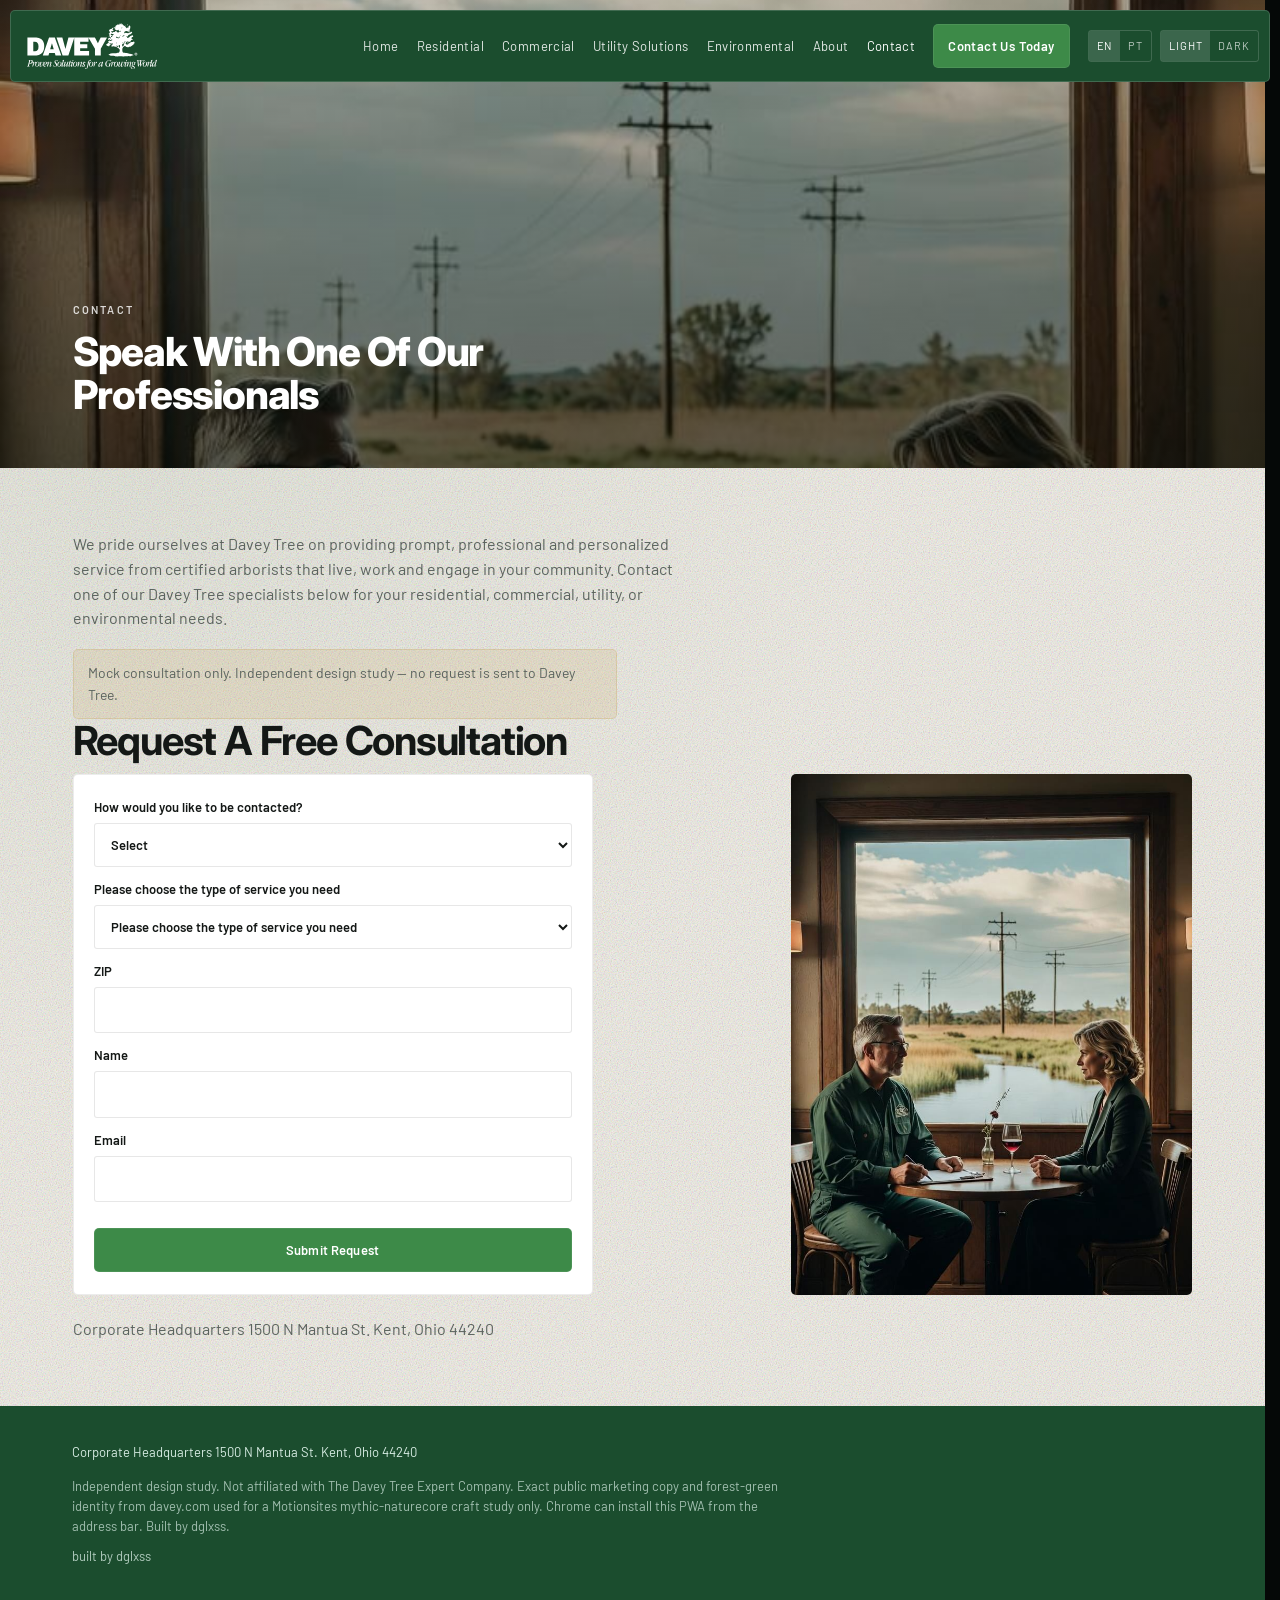
<file: contact/index.html>
<!DOCTYPE html>
<html lang="en">
<head>
  <meta charset="utf-8" />
  <meta name="viewport" content="width=device-width, initial-scale=1" />
  <title>Contact Us | Davey Tree</title>
  <meta name="description" content="We pride ourselves at Davey Tree on providing prompt, professional and personalized service from certified arborists that live, work and engage in your community. Contact one of our Davey Tree specialists for your residential, commercial, utility, or environmental needs." />
  <meta property="og:title" content="Contact Us | Davey Tree" />
  <meta property="og:description" content="We pride ourselves at Davey Tree on providing prompt, professional and personalized service from certified arborists that live, work and engage in your community. Contact one of our Davey Tree specialists for your residential, commercial, utility, or environmental needs." />
  <meta property="og:type" content="website" />
  <meta property="og:url" content="https://davey-tree-pwa.vercel.app/contact" />
  <meta property="og:image" content="https://davey-tree-pwa.vercel.app/images/hero.jpg" />
  <meta name="twitter:card" content="summary_large_image" />
  <meta name="twitter:title" content="Contact Us | Davey Tree" />
  <meta name="twitter:description" content="We pride ourselves at Davey Tree on providing prompt, professional and personalized service from certified arborists that live, work and engage in your community. Contact one of our Davey Tree specialists for your residential, commercial, utility, or environmental needs." />
  <meta name="theme-color" content="#2f6b3a" />
  <link rel="canonical" href="https://davey-tree-pwa.vercel.app/contact" />
  <link rel="manifest" href="/manifest.json" />
  <link rel="icon" href="/icons/icon.svg" type="image/svg+xml" />
  <link rel="apple-touch-icon" href="/icons/icon-192.svg" />
  <link rel="stylesheet" href="/css/app.css" />
  <script>
    (function () {
      try {
        var t = localStorage.getItem('dt-theme');
        if (t === 'light' || t === 'dark') document.documentElement.setAttribute('data-theme', t);
        else document.documentElement.setAttribute('data-theme', window.matchMedia('(prefers-color-scheme: dark)').matches ? 'dark' : 'light');
        if (localStorage.getItem('dt-lang') === 'pt') document.documentElement.setAttribute('lang', 'pt');
      } catch (e) {}
    })();
  </script>
</head>
<body class="page">
  <a class="skip" href="#main" data-i18n="nav.skip">Skip to content</a>
  <header class="nav liquid-glass">
    <a class="brand" href="/" aria-label="Davey Tree"><img class="brand-logo" src="/images/brand/davey-tree-logo-white.svg" alt="Davey Tree" width="130" height="46" /></a>
    <div class="nav-end">
      <nav class="nav-links" id="navLinks">
        <a href="/" data-i18n="nav.home">Home</a>
        <a href="/residential" data-i18n="nav.residential">Residential</a>
        <a href="/commercial" data-i18n="nav.commercial">Commercial</a>
        <a href="/utility" data-i18n="nav.utility">Utility Solutions</a>
        <a href="/environmental" data-i18n="nav.environmental">Environmental</a>
        <a href="/about" data-i18n="nav.about">About</a>
        <a href="/contact" aria-current="page" data-i18n="nav.contact">Contact</a>
        <a class="cta cta-nav" href="/contact">Contact Us Today</a>
        <div class="nav-tools">
          <div class="seg" role="group" aria-label="Language">
            <button type="button" data-set-lang="en" aria-pressed="true">EN</button>
            <button type="button" data-set-lang="pt" aria-pressed="false">PT</button>
          </div>
          <div class="seg" role="group" aria-label="Theme">
            <button type="button" data-set-theme="light" data-i18n="theme.light">Light</button>
            <button type="button" data-set-theme="dark" data-i18n="theme.dark">Dark</button>
          </div>
        </div>
      </nav>
      <a class="cta cta-compact" href="/contact">Contact Us</a>
      <button class="menu-btn" type="button" aria-expanded="false" aria-controls="navLinks" data-i18n="nav.menu">Menu</button>
    </div>
  </header>
  <section class="page-hero" style="--hero-plate: url('/images/plates/contact-consult.jpg')">
    <div class="page-hero-bg" aria-hidden="true"></div>
    <div class="page-hero-inner">
      <p class="eyebrow">Contact</p>
      <h1>Speak With One Of Our Professionals</h1>
    </div>
  </section>
  <main class="page" id="main">
    <section class="section">
      <p>We pride ourselves at Davey Tree on providing prompt, professional and personalized service from certified arborists that live, work and engage in your community. Contact one of our Davey Tree specialists below for your residential, commercial, utility, or environmental needs.</p>
      <p class="notice" style="margin-top:18px">Mock consultation only. Independent design study — no request is sent to Davey Tree.</p>
      <h2>Request A Free Consultation</h2>
      <div class="split">
      <div>
      <form class="form panel" id="consult">
        <label><span data-i18n="form.contacthow">How would you like to be contacted?</span>
          <select required>
            <option value="">Select</option>
            <option>Phone</option>
            <option>Email</option>
          </select>
        </label>
        <label><span data-i18n="form.service">Please choose the type of service you need</span>
          <select required>
            <option value="">Please choose the type of service you need</option>
            <option>Residential</option>
            <option>Commercial</option>
            <option>Utility</option>
            <option>Environmental</option>
          </select>
        </label>
        <label><span data-i18n="form.zip">ZIP</span><input required name="zip" /></label>
        <label><span data-i18n="form.name">Name</span><input required name="name" /></label>
        <label><span data-i18n="form.email">Email</span><input required type="email" name="email" /></label>
        <button class="cta" type="submit" data-i18n="form.submit">Submit Request</button>
      </form>
      <div class="success panel" id="success" hidden>
        <h3>Request received</h3>
        <p data-i18n="study.mock">Mock consultation confirmation for this independent design study. No payment processed. Built by dglxss.</p>
        <p style="margin-top:14px"><a class="cta" href="/" data-i18n="success.back">Back to home</a></p>
      </div>
      </div>
      <figure class="contact-plate">
        <img src="/images/plates/contact-consult.jpg" alt="An arborist consultation beneath a front-yard tree" />
      </figure>
      </div>
      <p style="margin-top:22px">Corporate Headquarters 1500 N Mantua St. Kent, Ohio 44240</p>
    </section>
  </main>
  <footer class="footer">
    <div>Corporate Headquarters 1500 N Mantua St. Kent, Ohio 44240</div>
    <p class="disclaimer" data-i18n="study.disclaimer">Independent design study. Not affiliated with The Davey Tree Expert Company. Exact public marketing copy and forest-green identity from davey.com used for a Motionsites mythic-naturecore craft study only. Chrome can install this PWA from the address bar. Built by dglxss.</p>
    <p class="byline">built by dglxss</p>
  </footer>
  <div class="dock liquid-glass">
    <a class="cta" href="/contact">Request A Free Consultation</a>
    <a class="btn-ghost" href="https://www.davey.com/local-residential-office-directory/" rel="noopener">Find A Local Office</a>
  </div>
  <script src="/js/app.js"></script>
</body>
</html>
</file>
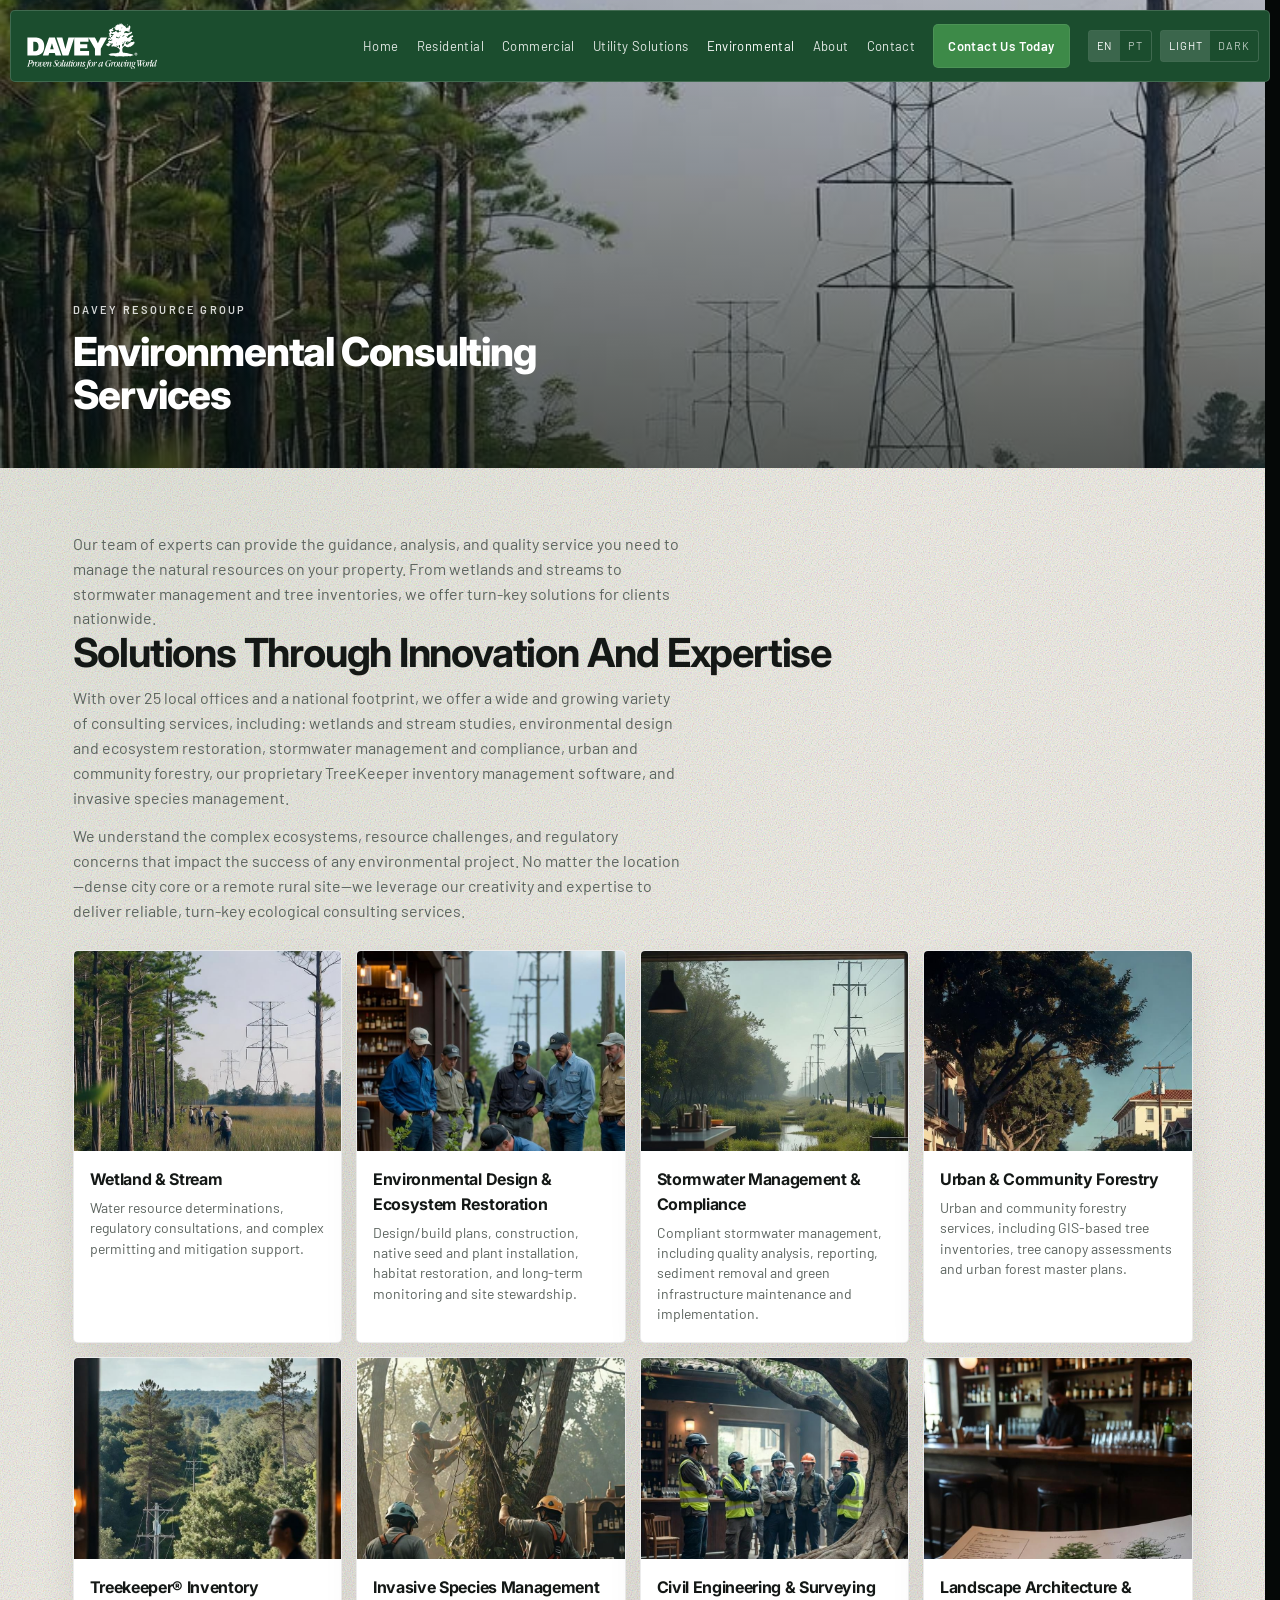
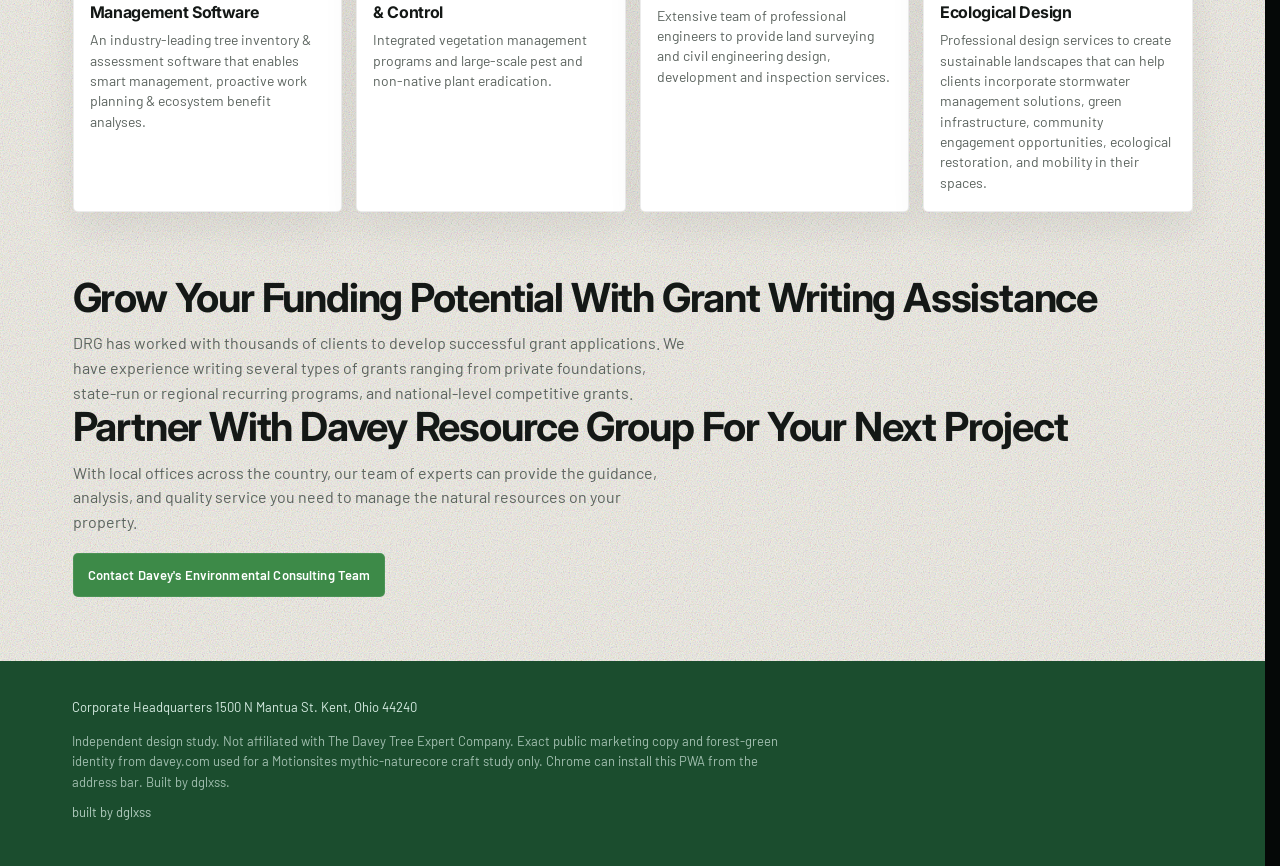
<file: environmental/index.html>
<!DOCTYPE html>
<html lang="en">
<head>
  <meta charset="utf-8" />
  <meta name="viewport" content="width=device-width, initial-scale=1" />
  <title>Environmental Consulting Services | Davey Resource Group | Davey Tree</title>
  <meta name="description" content="Davey Resource Group provides environmental consulting nationwide — wetlands, stormwater, urban forestry, civil engineering, landscape architecture, and more." />
  <meta property="og:title" content="Environmental Consulting Services | Davey Resource Group | Davey Tree" />
  <meta property="og:description" content="Davey Resource Group provides environmental consulting nationwide — wetlands, stormwater, urban forestry, civil engineering, landscape architecture, and more." />
  <meta property="og:type" content="website" />
  <meta property="og:url" content="https://davey-tree-pwa.vercel.app/environmental" />
  <meta property="og:image" content="https://davey-tree-pwa.vercel.app/images/canopy.jpg" />
  <meta name="twitter:card" content="summary_large_image" />
  <meta name="twitter:title" content="Environmental Consulting Services | Davey Resource Group | Davey Tree" />
  <meta name="twitter:description" content="Davey Resource Group provides environmental consulting nationwide — wetlands, stormwater, urban forestry, civil engineering, landscape architecture, and more." />
  <meta name="theme-color" content="#2f6b3a" />
  <link rel="canonical" href="https://davey-tree-pwa.vercel.app/environmental" />
  <link rel="manifest" href="/manifest.json" />
  <link rel="icon" href="/icons/icon.svg" type="image/svg+xml" />
  <link rel="apple-touch-icon" href="/icons/icon-192.svg" />
  <link rel="stylesheet" href="/css/app.css" />
  <script>
    (function () {
      try {
        var t = localStorage.getItem('dt-theme');
        if (t === 'light' || t === 'dark') document.documentElement.setAttribute('data-theme', t);
        else document.documentElement.setAttribute('data-theme', window.matchMedia('(prefers-color-scheme: dark)').matches ? 'dark' : 'light');
        if (localStorage.getItem('dt-lang') === 'pt') document.documentElement.setAttribute('lang', 'pt');
      } catch (e) {}
    })();
  </script>
</head>
<body class="page">
  <a class="skip" href="#main" data-i18n="nav.skip">Skip to content</a>
  <header class="nav liquid-glass">
    <a class="brand" href="/" aria-label="Davey Tree"><img class="brand-logo" src="/images/brand/davey-tree-logo-white.svg" alt="Davey Tree" width="130" height="46" /></a>
    <div class="nav-end">
      <nav class="nav-links" id="navLinks">
        <a href="/" data-i18n="nav.home">Home</a>
        <a href="/residential" data-i18n="nav.residential">Residential</a>
        <a href="/commercial" data-i18n="nav.commercial">Commercial</a>
        <a href="/utility" data-i18n="nav.utility">Utility Solutions</a>
        <a href="/environmental" aria-current="page" data-i18n="nav.environmental">Environmental</a>
        <a href="/about" data-i18n="nav.about">About</a>
        <a href="/contact" data-i18n="nav.contact">Contact</a>
        <a class="cta cta-nav" href="/contact">Contact Us Today</a>
        <div class="nav-tools">
          <div class="seg" role="group" aria-label="Language">
            <button type="button" data-set-lang="en" aria-pressed="true">EN</button>
            <button type="button" data-set-lang="pt" aria-pressed="false">PT</button>
          </div>
          <div class="seg" role="group" aria-label="Theme">
            <button type="button" data-set-theme="light" data-i18n="theme.light">Light</button>
            <button type="button" data-set-theme="dark" data-i18n="theme.dark">Dark</button>
          </div>
        </div>
      </nav>
      <a class="cta cta-compact" href="/contact">Contact Us</a>
      <button class="menu-btn" type="button" aria-expanded="false" aria-controls="navLinks" data-i18n="nav.menu">Menu</button>
    </div>
  </header>
  <section class="page-hero" style="--hero-plate: url('/images/plates/hero-environmental.jpg')">
    <div class="page-hero-bg" aria-hidden="true"></div>
    <div class="page-hero-inner">
      <p class="eyebrow">Davey Resource Group</p>
      <h1>Environmental Consulting Services</h1>
    </div>
  </section>
  <main class="page" id="main">
    <section class="section">
      <p>Our team of experts can provide the guidance, analysis, and quality service you need to manage the natural resources on your property. From wetlands and streams to stormwater management and tree inventories, we offer turn-key solutions for clients nationwide.</p>
      <h2>Solutions Through Innovation And Expertise</h2>
      <p>With over 25 local offices and a national footprint, we offer a wide and growing variety of consulting services, including: wetlands and stream studies, environmental design and ecosystem restoration, stormwater management and compliance, urban and community forestry, our proprietary TreeKeeper inventory management software, and invasive species management.</p>
      <p>We understand the complex ecosystems, resource challenges, and regulatory concerns that impact the success of any environmental project. No matter the location—dense city core or a remote rural site—we leverage our creativity and expertise to deliver reliable, turn-key ecological consulting services.</p>
      <div class="grid">
        <article class="card" id="wetlands"><img class="card-plate" src="/images/plates/env-wetland.jpg" alt="A freshwater wetland with cattails at first light" /><div class="card-copy"><h3>Wetland &amp; Stream</h3><p>Water resource determinations, regulatory consultations, and complex permitting and mitigation support.</p></div></article>
        <article class="card" id="restoration"><img class="card-plate" src="/images/plates/env-restore.jpg" alt="Native plants being set along a restored stream bank" /><div class="card-copy"><h3>Environmental Design &amp; Ecosystem Restoration</h3><p>Design/build plans, construction, native seed and plant installation, habitat restoration, and long-term monitoring and site stewardship.</p></div></article>
        <article class="card" id="stormwater"><img class="card-plate" src="/images/plates/env-stormwater.jpg" alt="A rain garden and bioswale after rain" /><div class="card-copy"><h3>Stormwater Management &amp; Compliance</h3><p>Compliant stormwater management, including quality analysis, reporting, sediment removal and green infrastructure maintenance and implementation.</p></div></article>
        <article class="card" id="urban-forestry"><img class="card-plate" src="/images/plates/env-urban.jpg" alt="A street canopy of elms over a brick sidewalk" /><div class="card-copy"><h3>Urban &amp; Community Forestry</h3><p>Urban and community forestry services, including GIS-based tree inventories, tree canopy assessments and urban forest master plans.</p></div></article>
        <article class="card" id="treekeeper"><img class="card-plate" src="/images/plates/env-inventory.jpg" alt="An arborist measuring a trunk in a city park" /><div class="card-copy"><h3>Treekeeper® Inventory Management Software</h3><p>An industry-leading tree inventory &amp; assessment software that enables smart management, proactive work planning &amp; ecosystem benefit analyses.</p></div></article>
        <article class="card" id="invasive"><img class="card-plate" src="/images/plates/env-invasive.jpg" alt="Invasive vine being cut away from a native oak" /><div class="card-copy"><h3>Invasive Species Management &amp; Control</h3><p>Integrated vegetation management programs and large-scale pest and non-native plant eradication.</p></div></article>
        <article class="card" id="civil"><img class="card-plate" src="/images/plates/env-civil.jpg" alt="A survey crew on a quiet rural site" /><div class="card-copy"><h3>Civil Engineering &amp; Surveying</h3><p>Extensive team of professional engineers to provide land surveying and civil engineering design, development and inspection services.</p></div></article>
        <article class="card" id="ecological-design"><img class="card-plate" src="/images/plates/env-landscape.jpg" alt="A meadow path and young trees in a public green" /><div class="card-copy"><h3>Landscape Architecture &amp; Ecological Design</h3><p>Professional design services to create sustainable landscapes that can help clients incorporate stormwater management solutions, green infrastructure, community engagement opportunities, ecological restoration, and mobility in their spaces.</p></div></article>
      </div>
    </section>
    <section class="section" style="padding-top:0">
      <h2>Grow Your Funding Potential With Grant Writing Assistance</h2>
      <p>DRG has worked with thousands of clients to develop successful grant applications. We have experience writing several types of grants ranging from private foundations, state-run or regional recurring programs, and national-level competitive grants.</p>
      <h2>Partner With Davey Resource Group For Your Next Project</h2>
      <p>With local offices across the country, our team of experts can provide the guidance, analysis, and quality service you need to manage the natural resources on your property.</p>
      <p style="margin-top:18px"><a class="cta" href="/contact">Contact Davey's Environmental Consulting Team</a></p>
    </section>
  </main>
  <footer class="footer">
    <div>Corporate Headquarters 1500 N Mantua St. Kent, Ohio 44240</div>
    <p class="disclaimer" data-i18n="study.disclaimer">Independent design study. Not affiliated with The Davey Tree Expert Company. Exact public marketing copy and forest-green identity from davey.com used for a Motionsites mythic-naturecore craft study only. Chrome can install this PWA from the address bar. Built by dglxss.</p>
    <p class="byline">built by dglxss</p>
  </footer>
  <div class="dock liquid-glass">
    <a class="cta" href="/contact">Request A Free Consultation</a>
    <a class="btn-ghost" href="https://www.davey.com/local-residential-office-directory/" rel="noopener">Find A Local Office</a>
  </div>
  <script src="/js/app.js"></script>
</body>
</html>
</file>
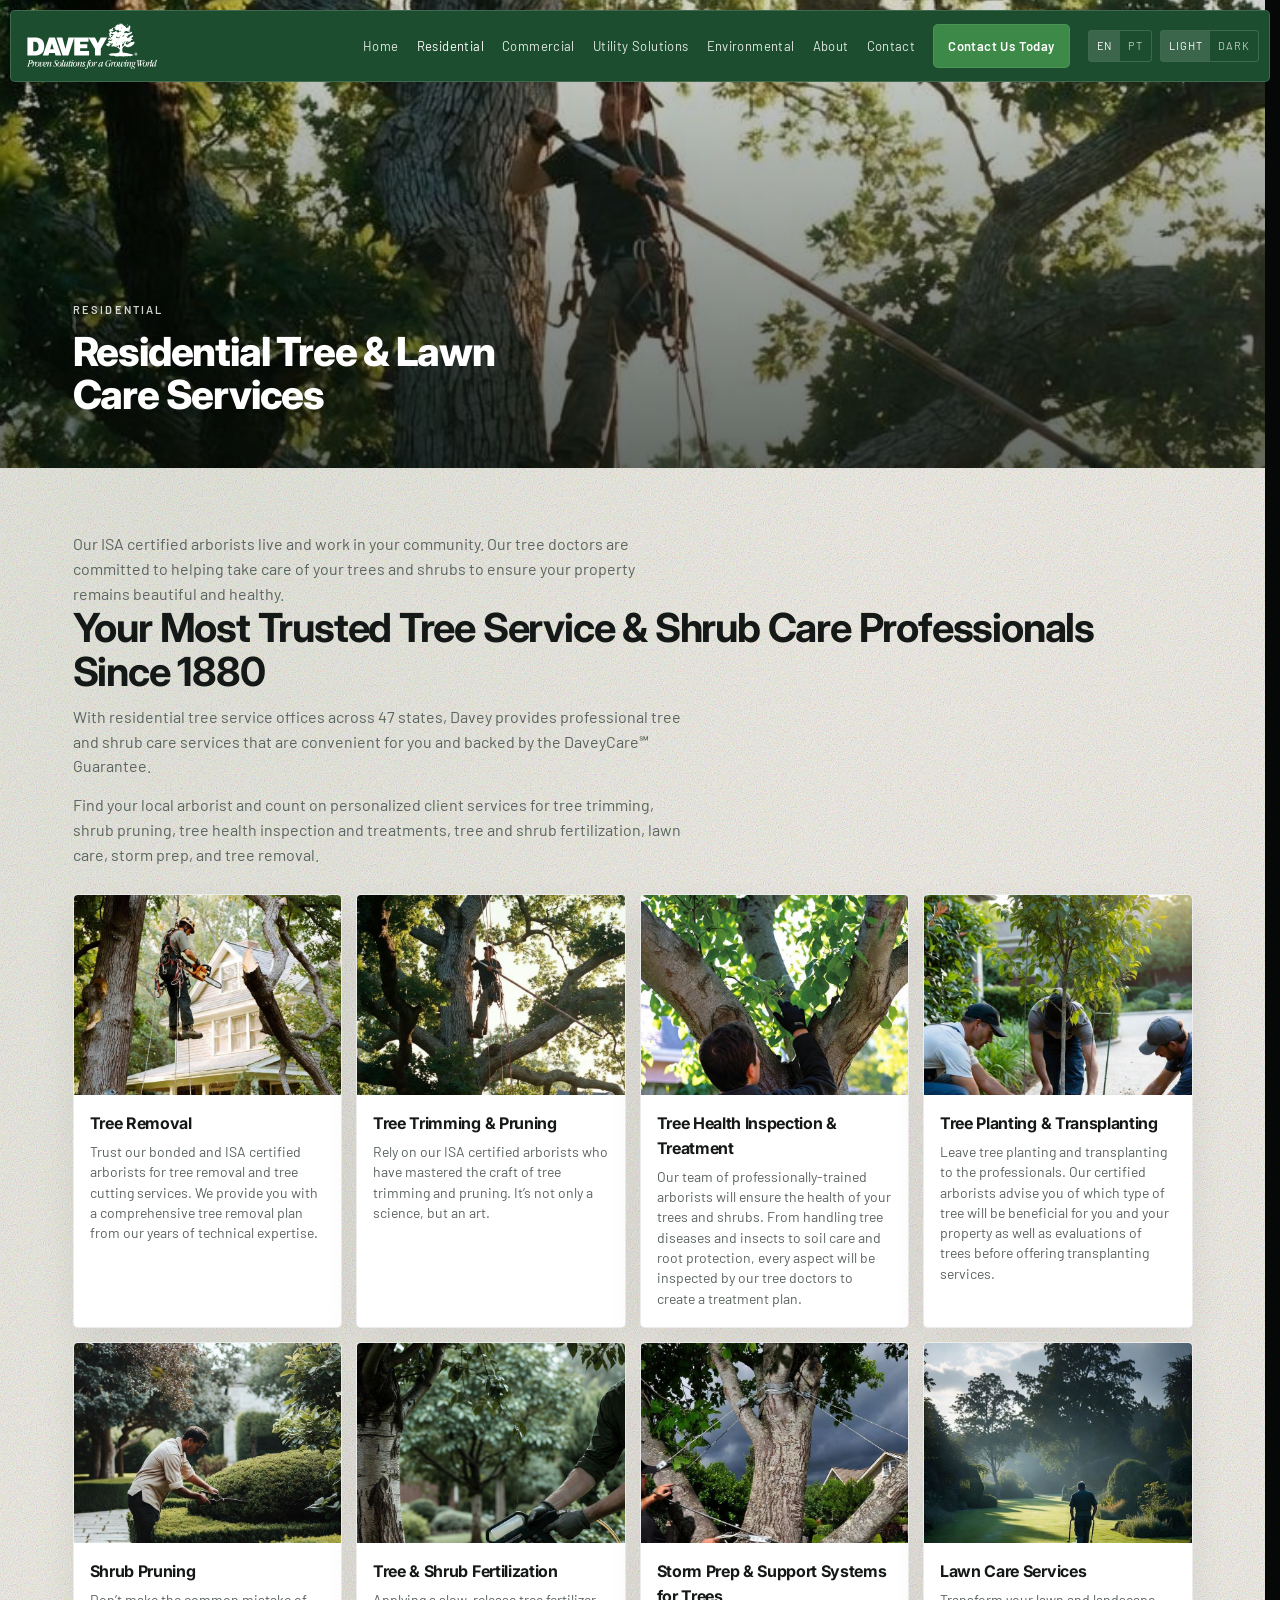
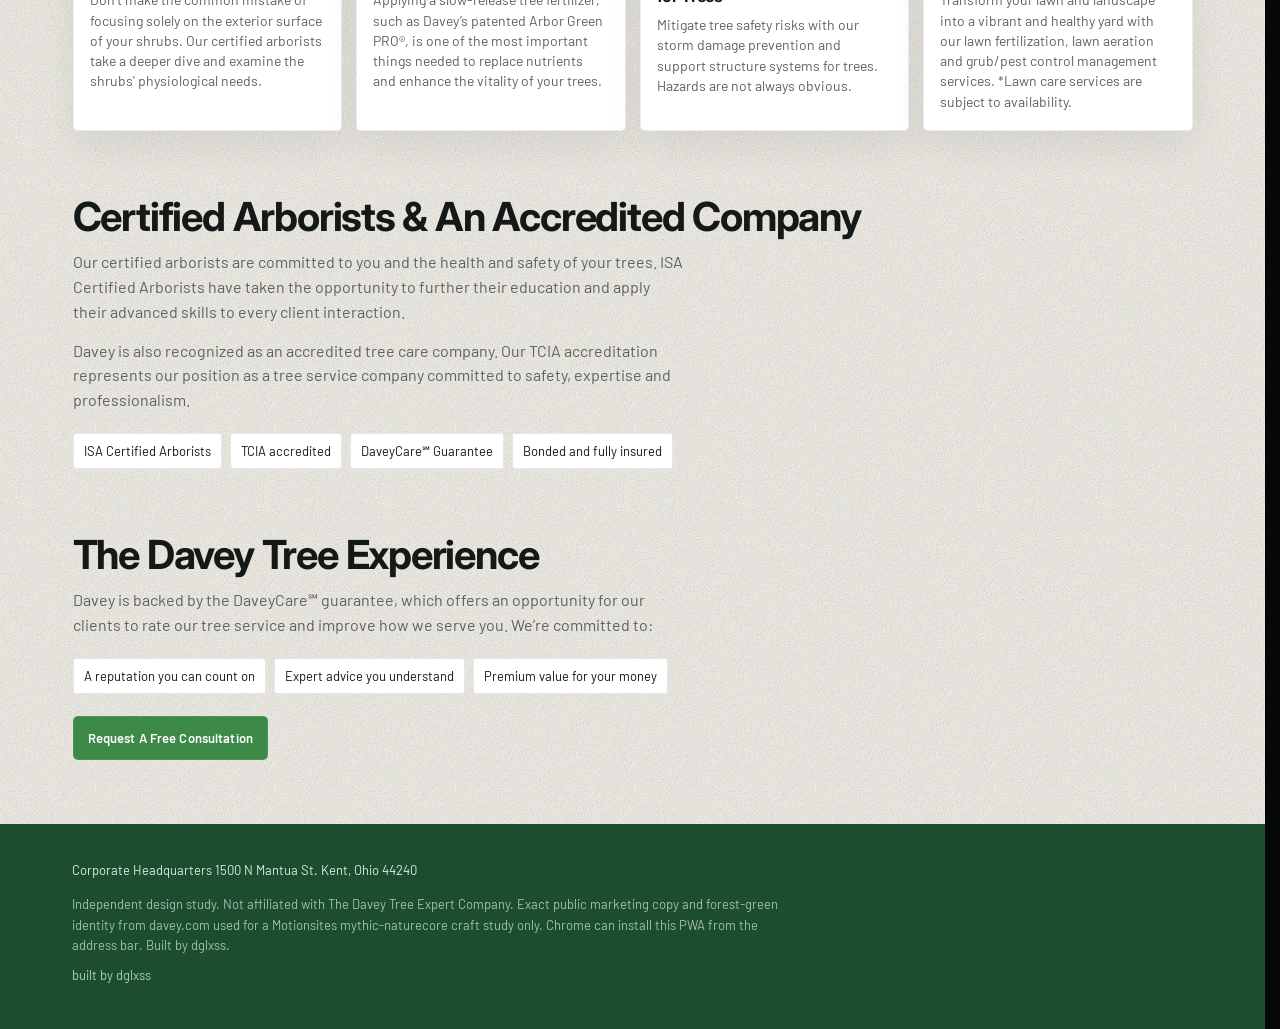
<file: residential/index.html>
<!DOCTYPE html>
<html lang="en">
<head>
  <meta charset="utf-8" />
  <meta name="viewport" content="width=device-width, initial-scale=1" />
  <title>Professional Tree Services by Certified Arborists | Davey Tree</title>
  <meta name="description" content="We have over 140 years of experience providing safe, professional tree services for your home. Schedule an expert consultation for your trees today." />
  <meta property="og:title" content="Professional Tree Services by Certified Arborists | Davey Tree" />
  <meta property="og:description" content="We have over 140 years of experience providing safe, professional tree services for your home. Schedule an expert consultation for your trees today." />
  <meta property="og:type" content="website" />
  <meta property="og:url" content="https://davey-tree-pwa.vercel.app/residential" />
  <meta property="og:image" content="https://davey-tree-pwa.vercel.app/images/canopy.jpg" />
  <meta name="twitter:card" content="summary_large_image" />
  <meta name="twitter:title" content="Professional Tree Services by Certified Arborists | Davey Tree" />
  <meta name="twitter:description" content="We have over 140 years of experience providing safe, professional tree services for your home. Schedule an expert consultation for your trees today." />
  <meta name="theme-color" content="#2f6b3a" />
  <link rel="canonical" href="https://davey-tree-pwa.vercel.app/residential" />
  <link rel="manifest" href="/manifest.json" />
  <link rel="icon" href="/icons/icon.svg" type="image/svg+xml" />
  <link rel="apple-touch-icon" href="/icons/icon-192.svg" />
  <link rel="stylesheet" href="/css/app.css" />
  <script>
    (function () {
      try {
        var t = localStorage.getItem('dt-theme');
        if (t === 'light' || t === 'dark') document.documentElement.setAttribute('data-theme', t);
        else document.documentElement.setAttribute('data-theme', window.matchMedia('(prefers-color-scheme: dark)').matches ? 'dark' : 'light');
        if (localStorage.getItem('dt-lang') === 'pt') document.documentElement.setAttribute('lang', 'pt');
      } catch (e) {}
    })();
  </script>
</head>
<body class="page">
  <a class="skip" href="#main" data-i18n="nav.skip">Skip to content</a>
  <header class="nav liquid-glass">
    <a class="brand" href="/" aria-label="Davey Tree"><img class="brand-logo" src="/images/brand/davey-tree-logo-white.svg" alt="Davey Tree" width="130" height="46" /></a>
    <div class="nav-end">
      <nav class="nav-links" id="navLinks">
        <a href="/" data-i18n="nav.home">Home</a>
        <a href="/residential" aria-current="page" data-i18n="nav.residential">Residential</a>
        <a href="/commercial" data-i18n="nav.commercial">Commercial</a>
        <a href="/utility" data-i18n="nav.utility">Utility Solutions</a>
        <a href="/environmental" data-i18n="nav.environmental">Environmental</a>
        <a href="/about" data-i18n="nav.about">About</a>
        <a href="/contact" data-i18n="nav.contact">Contact</a>
        <a class="cta cta-nav" href="/contact">Contact Us Today</a>
        <div class="nav-tools">
          <div class="seg" role="group" aria-label="Language">
            <button type="button" data-set-lang="en" aria-pressed="true">EN</button>
            <button type="button" data-set-lang="pt" aria-pressed="false">PT</button>
          </div>
          <div class="seg" role="group" aria-label="Theme">
            <button type="button" data-set-theme="light" data-i18n="theme.light">Light</button>
            <button type="button" data-set-theme="dark" data-i18n="theme.dark">Dark</button>
          </div>
        </div>
      </nav>
      <a class="cta cta-compact" href="/contact">Contact Us</a>
      <button class="menu-btn" type="button" aria-expanded="false" aria-controls="navLinks" data-i18n="nav.menu">Menu</button>
    </div>
  </header>
  <section class="page-hero" style="--hero-plate: url('/images/plates/hero-residential.jpg')">
    <div class="page-hero-bg" aria-hidden="true"></div>
    <div class="page-hero-inner">
      <p class="eyebrow">Residential</p>
      <h1>Residential Tree &amp; Lawn Care Services</h1>
    </div>
  </section>
  <main class="page" id="main">
    <section class="section">
      <p>Our ISA certified arborists live and work in your community. Our tree doctors are committed to helping take care of your trees and shrubs to ensure your property remains beautiful and healthy.</p>
      <h2>Your Most Trusted Tree Service &amp; Shrub Care Professionals Since 1880</h2>
      <p>With residential tree service offices across 47 states, Davey provides professional tree and shrub care services that are convenient for you and backed by the DaveyCare℠ Guarantee.</p>
      <p>Find your local arborist and count on personalized client services for tree trimming, shrub pruning, tree health inspection and treatments, tree and shrub fertilization, lawn care, storm prep, and tree removal.</p>
      <div class="grid">
        <article class="card" id="tree-removal"><img class="card-plate" src="/images/plates/res-removal.jpg" alt="A crew rigging a residential tree removal" /><div class="card-copy"><h3>Tree Removal</h3><p>Trust our bonded and ISA certified arborists for tree removal and tree cutting services. We provide you with a comprehensive tree removal plan from our years of technical expertise.</p></div></article>
        <article class="card" id="tree-trimming"><img class="card-plate" src="/images/plates/res-pruning.jpg" alt="An arborist pruning a maple above a residential yard" /><div class="card-copy"><h3>Tree Trimming &amp; Pruning</h3><p>Rely on our ISA certified arborists who have mastered the craft of tree trimming and pruning. It’s not only a science, but an art.</p></div></article>
        <article class="card" id="tree-health"><img class="card-plate" src="/images/plates/res-health.jpg" alt="Gloved hands inspecting oak bark in a garden" /><div class="card-copy"><h3>Tree Health Inspection &amp; Treatment</h3><p>Our team of professionally-trained arborists will ensure the health of your trees and shrubs. From handling tree diseases and insects to soil care and root protection, every aspect will be inspected by our tree doctors to create a treatment plan.</p></div></article>
        <article class="card" id="tree-planting"><img class="card-plate" src="/images/plates/res-planting.jpg" alt="A young shade tree being set into a front yard" /><div class="card-copy"><h3>Tree Planting &amp; Transplanting</h3><p>Leave tree planting and transplanting to the professionals. Our certified arborists advise you of which type of tree will be beneficial for you and your property as well as evaluations of trees before offering transplanting services.</p></div></article>
        <article class="card" id="shrub-pruning"><img class="card-plate" src="/images/plates/res-shrub.jpg" alt="Shears shaping a boxwood hedge along a stone path" /><div class="card-copy"><h3>Shrub Pruning</h3><p>Don’t make the common mistake of focusing solely on the exterior surface of your shrubs. Our certified arborists take a deeper dive and examine the shrubs' physiological needs.</p></div></article>
        <article class="card" id="fertilization"><img class="card-plate" src="/images/plates/res-fertilizer.jpg" alt="Deep-root fertilization at the drip line of a mature tree" /><div class="card-copy"><h3>Tree &amp; Shrub Fertilization</h3><p>Applying a slow-release tree fertilizer, such as Davey’s patented Arbor Green PRO®, is one of the most important things needed to replace nutrients and enhance the vitality of your trees.</p></div></article>
        <article class="card" id="storm-prep"><img class="card-plate" src="/images/plates/res-storm.jpg" alt="Cabling between trunks of a storm-exposed oak" /><div class="card-copy"><h3>Storm Prep &amp; Support Systems for Trees</h3><p>Mitigate tree safety risks with our storm damage prevention and support structure systems for trees. Hazards are not always obvious.</p></div></article>
        <article class="card" id="lawn-care"><img class="card-plate" src="/images/plates/res-lawn.jpg" alt="A deep green lawn after aeration beneath mature trees" /><div class="card-copy"><h3>Lawn Care Services</h3><p>Transform your lawn and landscape into a vibrant and healthy yard with our lawn fertilization, lawn aeration and grub/pest control management services. *Lawn care services are subject to availability.</p></div></article>
      </div>
    </section>
    <section class="section" style="padding-top:0">
      <h2>Certified Arborists &amp; An Accredited Company</h2>
      <p>Our certified arborists are committed to you and the health and safety of your trees. ISA Certified Arborists have taken the opportunity to further their education and apply their advanced skills to every client interaction.</p>
      <p>Davey is also recognized as an accredited tree care company. Our TCIA accreditation represents our position as a tree service company committed to safety, expertise and professionalism.</p>
      <ul class="chips">
        <li class="liquid-glass">ISA Certified Arborists</li>
        <li class="liquid-glass">TCIA accredited</li>
        <li class="liquid-glass">DaveyCare℠ Guarantee</li>
        <li class="liquid-glass">Bonded and fully insured</li>
      </ul>
    </section>
    <section class="section" style="padding-top:0">
      <h2>The Davey Tree Experience</h2>
      <p>Davey is backed by the DaveyCare℠ guarantee, which offers an opportunity for our clients to rate our tree service and improve how we serve you. We’re committed to:</p>
      <ul class="chips">
        <li class="liquid-glass">A reputation you can count on</li>
        <li class="liquid-glass">Expert advice you understand</li>
        <li class="liquid-glass">Premium value for your money</li>
      </ul>
      <p style="margin-top:22px"><a class="cta" href="/contact">Request A Free Consultation</a></p>
    </section>
  </main>
  <footer class="footer">
    <div>Corporate Headquarters 1500 N Mantua St. Kent, Ohio 44240</div>
    <p class="disclaimer" data-i18n="study.disclaimer">Independent design study. Not affiliated with The Davey Tree Expert Company. Exact public marketing copy and forest-green identity from davey.com used for a Motionsites mythic-naturecore craft study only. Chrome can install this PWA from the address bar. Built by dglxss.</p>
    <p class="byline">built by dglxss</p>
  </footer>
  <div class="dock liquid-glass">
    <a class="cta" href="/contact">Request A Free Consultation</a>
    <a class="btn-ghost" href="https://www.davey.com/local-residential-office-directory/" rel="noopener">Find A Local Office</a>
  </div>
  <script src="/js/app.js"></script>
</body>
</html>
</file>
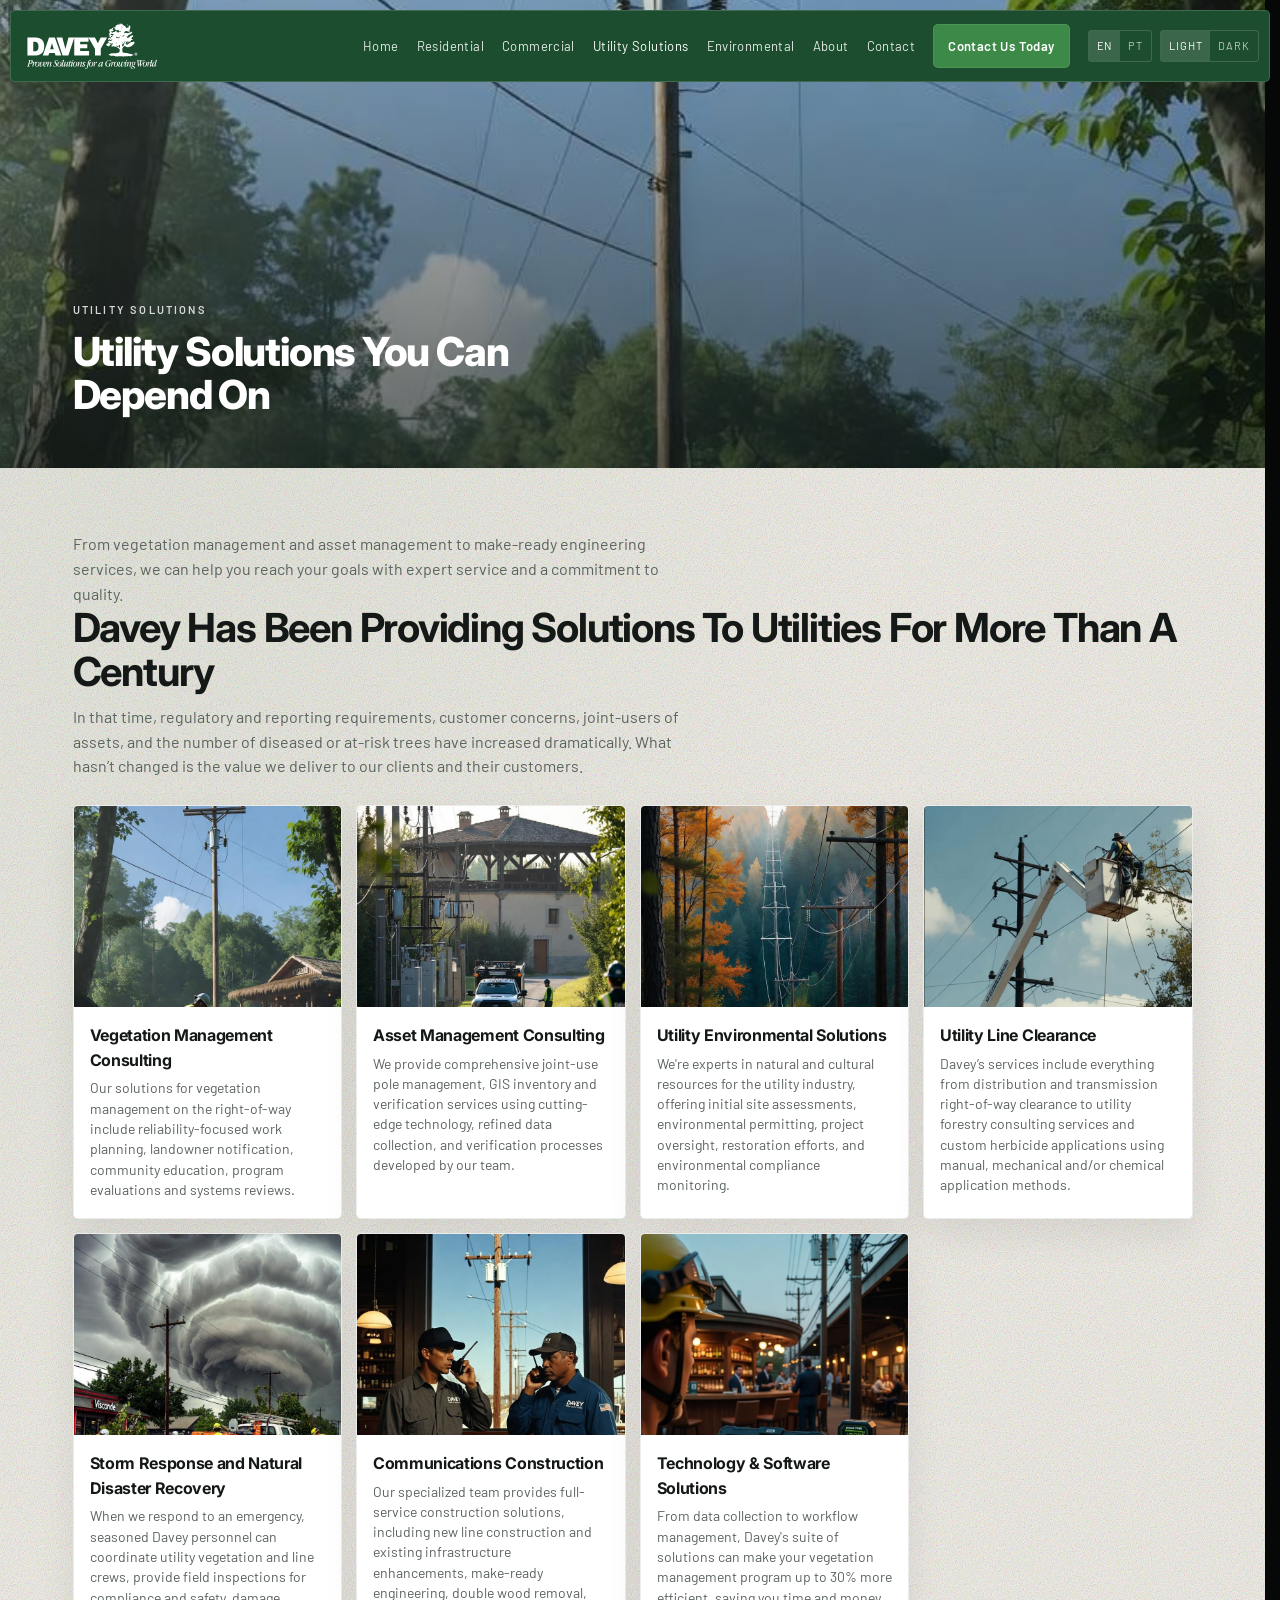
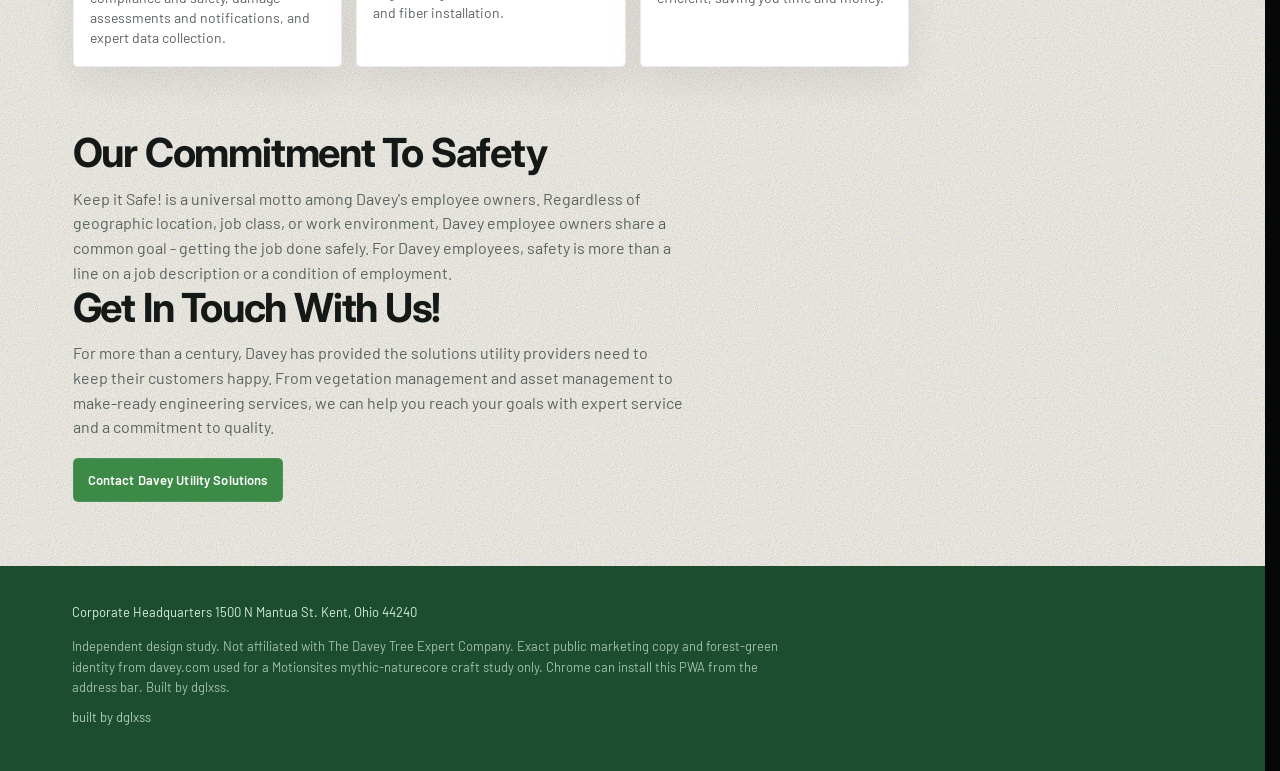
<file: utility/index.html>
<!DOCTYPE html>
<html lang="en">
<head>
  <meta charset="utf-8" />
  <meta name="viewport" content="width=device-width, initial-scale=1" />
  <title>Davey Utility Solutions | Providing Solutions for More Than a Century | Davey Tree</title>
  <meta name="description" content="We work with clients to optimize cost, achieve compliance, improve response time and customer satisfaction and enhance reliability." />
  <meta property="og:title" content="Davey Utility Solutions | Providing Solutions for More Than a Century | Davey Tree" />
  <meta property="og:description" content="We work with clients to optimize cost, achieve compliance, improve response time and customer satisfaction and enhance reliability." />
  <meta property="og:type" content="website" />
  <meta property="og:url" content="https://davey-tree-pwa.vercel.app/utility" />
  <meta property="og:image" content="https://davey-tree-pwa.vercel.app/images/canopy.jpg" />
  <meta name="twitter:card" content="summary_large_image" />
  <meta name="twitter:title" content="Davey Utility Solutions | Providing Solutions for More Than a Century | Davey Tree" />
  <meta name="twitter:description" content="We work with clients to optimize cost, achieve compliance, improve response time and customer satisfaction and enhance reliability." />
  <meta name="theme-color" content="#2f6b3a" />
  <link rel="canonical" href="https://davey-tree-pwa.vercel.app/utility" />
  <link rel="manifest" href="/manifest.json" />
  <link rel="icon" href="/icons/icon.svg" type="image/svg+xml" />
  <link rel="apple-touch-icon" href="/icons/icon-192.svg" />
  <link rel="stylesheet" href="/css/app.css" />
  <script>
    (function () {
      try {
        var t = localStorage.getItem('dt-theme');
        if (t === 'light' || t === 'dark') document.documentElement.setAttribute('data-theme', t);
        else document.documentElement.setAttribute('data-theme', window.matchMedia('(prefers-color-scheme: dark)').matches ? 'dark' : 'light');
        if (localStorage.getItem('dt-lang') === 'pt') document.documentElement.setAttribute('lang', 'pt');
      } catch (e) {}
    })();
  </script>
</head>
<body class="page">
  <a class="skip" href="#main" data-i18n="nav.skip">Skip to content</a>
  <header class="nav liquid-glass">
    <a class="brand" href="/" aria-label="Davey Tree"><img class="brand-logo" src="/images/brand/davey-tree-logo-white.svg" alt="Davey Tree" width="130" height="46" /></a>
    <div class="nav-end">
      <nav class="nav-links" id="navLinks">
        <a href="/" data-i18n="nav.home">Home</a>
        <a href="/residential" data-i18n="nav.residential">Residential</a>
        <a href="/commercial" data-i18n="nav.commercial">Commercial</a>
        <a href="/utility" aria-current="page" data-i18n="nav.utility">Utility Solutions</a>
        <a href="/environmental" data-i18n="nav.environmental">Environmental</a>
        <a href="/about" data-i18n="nav.about">About</a>
        <a href="/contact" data-i18n="nav.contact">Contact</a>
        <a class="cta cta-nav" href="/contact">Contact Us Today</a>
        <div class="nav-tools">
          <div class="seg" role="group" aria-label="Language">
            <button type="button" data-set-lang="en" aria-pressed="true">EN</button>
            <button type="button" data-set-lang="pt" aria-pressed="false">PT</button>
          </div>
          <div class="seg" role="group" aria-label="Theme">
            <button type="button" data-set-theme="light" data-i18n="theme.light">Light</button>
            <button type="button" data-set-theme="dark" data-i18n="theme.dark">Dark</button>
          </div>
        </div>
      </nav>
      <a class="cta cta-compact" href="/contact">Contact Us</a>
      <button class="menu-btn" type="button" aria-expanded="false" aria-controls="navLinks" data-i18n="nav.menu">Menu</button>
    </div>
  </header>
  <section class="page-hero" style="--hero-plate: url('/images/plates/hero-utility.jpg')">
    <div class="page-hero-bg" aria-hidden="true"></div>
    <div class="page-hero-inner">
      <p class="eyebrow">Utility Solutions</p>
      <h1>Utility Solutions You Can Depend On</h1>
    </div>
  </section>
  <main class="page" id="main">
    <section class="section">
      <p>From vegetation management and asset management to make-ready engineering services, we can help you reach your goals with expert service and a commitment to quality.</p>
      <h2>Davey Has Been Providing Solutions To Utilities For More Than A Century</h2>
      <p>In that time, regulatory and reporting requirements, customer concerns, joint-users of assets, and the number of diseased or at-risk trees have increased dramatically. What hasn’t changed is the value we deliver to our clients and their customers.</p>
      <div class="grid">
        <article class="card" id="vegetation"><img class="card-plate" src="/images/plates/util-veg.jpg" alt="A cleared utility corridor through mixed forest at dawn" /><div class="card-copy"><h3>Vegetation Management Consulting</h3><p>Our solutions for vegetation management on the right-of-way include reliability-focused work planning, landowner notification, community education, program evaluations and systems reviews.</p></div></article>
        <article class="card" id="assets"><img class="card-plate" src="/images/plates/util-asset.jpg" alt="A technician inspecting a wooden utility pole" /><div class="card-copy"><h3>Asset Management Consulting</h3><p>We provide comprehensive joint-use pole management, GIS inventory and verification services using cutting-edge technology, refined data collection, and verification processes developed by our team.</p></div></article>
        <article class="card" id="utility-environment"><img class="card-plate" src="/images/plates/util-env.jpg" alt="A restored grassy swale beside a utility right-of-way" /><div class="card-copy"><h3>Utility Environmental Solutions</h3><p>We're experts in natural and cultural resources for the utility industry, offering initial site assessments, environmental permitting, project oversight, restoration efforts, and environmental compliance monitoring.</p></div></article>
        <article class="card" id="line-clearance"><img class="card-plate" src="/images/plates/util-line.jpg" alt="Line clearance beside distribution wires through mature trees" /><div class="card-copy"><h3>Utility Line Clearance</h3><p>Davey’s services include everything from distribution and transmission right-of-way clearance to utility forestry consulting services and custom herbicide applications using manual, mechanical and/or chemical application methods.</p></div></article>
        <article class="card" id="storm-response"><img class="card-plate" src="/images/plates/util-storm.jpg" alt="A crew clearing a fallen limb from a power corridor at dawn" /><div class="card-copy"><h3>Storm Response and Natural Disaster Recovery</h3><p>When we respond to an emergency, seasoned Davey personnel can coordinate utility vegetation and line crews, provide field inspections for compliance and safety, damage assessments and notifications, and expert data collection.</p></div></article>
        <article class="card" id="communications"><img class="card-plate" src="/images/plates/util-comms.jpg" alt="Communications construction along a quiet roadside" /><div class="card-copy"><h3>Communications Construction</h3><p>Our specialized team provides full-service construction solutions, including new line construction and existing infrastructure enhancements, make-ready engineering, double wood removal, and fiber installation.</p></div></article>
        <article class="card" id="technology"><img class="card-plate" src="/images/plates/util-tech.jpg" alt="A vegetation manager in the field under distribution lines" /><div class="card-copy"><h3>Technology &amp; Software Solutions</h3><p>From data collection to workflow management, Davey's suite of solutions can make your vegetation management program up to 30% more efficient, saving you time and money.</p></div></article>
      </div>
    </section>
    <section class="section" style="padding-top:0">
      <h2>Our Commitment To Safety</h2>
      <p>Keep it Safe! is a universal motto among Davey's employee owners. Regardless of geographic location, job class, or work environment, Davey employee owners share a common goal - getting the job done safely. For Davey employees, safety is more than a line on a job description or a condition of employment.</p>
      <h2>Get In Touch With Us!</h2>
      <p>For more than a century, Davey has provided the solutions utility providers need to keep their customers happy. From vegetation management and asset management to make-ready engineering services, we can help you reach your goals with expert service and a commitment to quality.</p>
      <p style="margin-top:18px"><a class="cta" href="/contact">Contact Davey Utility Solutions</a></p>
    </section>
  </main>
  <footer class="footer">
    <div>Corporate Headquarters 1500 N Mantua St. Kent, Ohio 44240</div>
    <p class="disclaimer" data-i18n="study.disclaimer">Independent design study. Not affiliated with The Davey Tree Expert Company. Exact public marketing copy and forest-green identity from davey.com used for a Motionsites mythic-naturecore craft study only. Chrome can install this PWA from the address bar. Built by dglxss.</p>
    <p class="byline">built by dglxss</p>
  </footer>
  <div class="dock liquid-glass">
    <a class="cta" href="/contact">Request A Free Consultation</a>
    <a class="btn-ghost" href="https://www.davey.com/local-residential-office-directory/" rel="noopener">Find A Local Office</a>
  </div>
  <script src="/js/app.js"></script>
</body>
</html>
</file>
<file: css/app.css>
@import url('https://fonts.googleapis.com/css2?family=Barlow:wght@400;500;600;700&family=Inter:wght@500;600;700;800&display=swap');

:root {
  --green: #2f6b3a;
  --green-2: #3d8a48;
  --green-deep: #1b4d2e;
  --leaf: #7ab547;
  --gold: #c4a35a;
  --cream: #f4f1e8;
  --ink: #141816;
  --muted: #5b635e;
  --white: #ffffff;
  --line: rgba(20, 24, 22, 0.1);
  --glass: rgba(255, 255, 255, 0.56);
  --glass-border: rgba(255, 255, 255, 0.62);
  --glass-ink: #141816;
  --page: var(--cream);
  --panel: rgba(255, 255, 255, 0.42);
  --r: 5px;
  --r-sm: 3px;
  --ease: cubic-bezier(0.22, 1, 0.36, 1);
  --t: 280ms;
  --pad: clamp(20px, 6vw, 72px);
  --max: 1120px;
  --nav-h: 72px;
  --nav-top: 10px;
  --landing-air: 14px;
  /* Distance from the viewport top to just under the floating bar. */
  --sticky-nav-height: calc(var(--nav-top) + var(--nav-h) + var(--landing-air));
  color-scheme: light;
}

html[data-theme="dark"] {
  --cream: #0b100e;
  --ink: #e7efe9;
  --muted: #9aaba2;
  --line: rgba(255, 255, 255, 0.1);
  --glass: rgba(10, 18, 14, 0.48);
  --glass-border: rgba(255, 255, 255, 0.14);
  --glass-ink: #e7efe9;
  --page: #080c0a;
  --panel: rgba(14, 24, 19, 0.55);
  color-scheme: dark;
}

* { box-sizing: border-box; }
html, body { margin: 0; padding: 0; }
html {
  background: #050807;
  scrollbar-gutter: stable;
}
#main,
section[id],
article[id] {
  scroll-margin-top: var(--sticky-nav-height);
}
body {
  font-family: Barlow, Inter, system-ui, sans-serif;
  color: var(--ink);
  background: var(--page);
  line-height: 1.55;
  min-height: 100%;
  overflow-x: clip;
}
img { max-width: 100%; }
a { color: inherit; }
button, input, select, textarea { font: inherit; }
[hidden] { display: none !important; }

.skip {
  position: absolute;
  left: 12px;
  top: -48px;
  z-index: 80;
  padding: 8px 12px;
  background: var(--green);
  color: #fff;
  border-radius: var(--r-sm);
}
.skip:focus { top: 12px; }

/* Matte plates. Replaces the shared September PWA frost
   (blur 18px, saturate 1.45, luminosity) so cards are solid. */
.liquid-glass {
  background: #fff;
  border: 1px solid var(--line);
  box-shadow: none;
}
html[data-theme="dark"] .liquid-glass {
  background: #121a16;
}

.nav.liquid-glass,
html[data-theme] .nav.liquid-glass {
  background: #1b4d2e;
  border-color: rgba(255, 255, 255, 0.16);
  color: #fff;
}

.nav {
  position: fixed;
  top: 10px;
  left: 10px;
  right: 10px;
  z-index: 50;
  display: flex;
  align-items: center;
  justify-content: space-between;
  gap: 16px;
  min-height: var(--nav-h);
  padding: 8px 10px 8px 16px;
  border-radius: var(--r);
  contain: layout paint;
}

.brand {
  display: inline-flex;
  align-items: center;
  color: #fff;
  text-decoration: none;
  flex: 0 0 auto;
}
.brand-logo {
  display: block;
  height: 46px;
  width: auto;
}

.nav-end {
  display: flex;
  align-items: center;
  gap: 8px;
}
.nav-links {
  display: flex;
  align-items: center;
  gap: 18px;
}
.nav-links a {
  color: rgba(255, 255, 255, 0.88);
  text-decoration: none;
  font-size: 13px;
  letter-spacing: 0.03em;
  transition: color var(--t) var(--ease);
}
.nav-links a:hover,
.nav-links a[aria-current="page"] { color: #fff; }

.nav-tools {
  display: flex;
  align-items: center;
  gap: 8px;
}
.seg {
  display: inline-flex;
  border: 1px solid rgba(255, 255, 255, 0.16);
  border-radius: var(--r-sm);
  overflow: hidden;
}
.seg button {
  appearance: none;
  border: 0;
  background: transparent;
  color: rgba(255, 255, 255, 0.7);
  padding: 6px 8px;
  font-size: 11px;
  letter-spacing: 0.08em;
  text-transform: uppercase;
  cursor: pointer;
}
.seg button[aria-pressed="true"] {
  background: rgba(255, 255, 255, 0.14);
  color: #fff;
}

.cta,
.btn-ghost,
button.submit,
.menu-btn {
  border-radius: var(--r);
  text-decoration: none;
  font-weight: 600;
  font-size: 13px;
  letter-spacing: 0.01em;
  transition: transform var(--t) var(--ease), background var(--t) var(--ease), border-color var(--t) var(--ease);
}
.cta,
button.submit {
  background: var(--green-2);
  color: #fff !important;
  border: 1px solid rgba(255, 255, 255, 0.08);
  padding: 11px 14px;
  display: inline-flex;
  align-items: center;
  justify-content: center;
  cursor: pointer;
}
.cta:hover,
button.submit:hover { background: #479852; }
.cta-compact { padding: 10px 12px; }
.btn-ghost {
  border: 1px solid rgba(255, 255, 255, 0.34);
  color: #fff;
  padding: 11px 14px;
  background: rgba(255, 255, 255, 0.04);
}
.btn-ghost:hover { border-color: #fff; }
.menu-btn {
  display: none;
  border: 1px solid rgba(255, 255, 255, 0.22);
  background: rgba(255, 255, 255, 0.06);
  color: #fff;
  padding: 10px 12px;
  cursor: pointer;
}

/* Pinned Ken Burns scroll-zoom. The track is one viewport plus the zoom
   span; the forest scales on the compositor while the copy stays put. */
.hero {
  position: relative;
  color: #fff;
}
.hero-scroll {
  --hero-zoom-span: 180vh;
  --hero-zoom-from: 0.84746;
  height: calc(100vh + var(--hero-zoom-span));
}
.hero-sticky {
  position: sticky;
  top: 0;
  height: 100vh;
  overflow: hidden;
  overflow: clip;
  display: grid;
  align-items: end;
  isolation: isolate;
  contain: layout paint;
}
@supports (height: 100svh) {
  .hero-scroll {
    --hero-zoom-span: 180svh;
    height: calc(100svh + var(--hero-zoom-span));
  }
  .hero-sticky { height: 100svh; }
}
.hero-photo {
  position: absolute;
  inset: -8%;
  z-index: 0;
  pointer-events: none;
}
.hero-media {
  position: absolute;
  inset: -12%;
  background:
    #102016
    center 32% / cover no-repeat
    url('/images/hero.jpg');
  transform: scale3d(var(--hero-zoom-from), var(--hero-zoom-from), 1);
  transform-origin: 50% 50%;
  filter: saturate(1.12) contrast(1.04) brightness(1.05);
  backface-visibility: hidden;
}
@supports (animation-timeline: scroll()) {
  .hero-scroll.is-scroll-driven .hero-media {
    animation: davey-zoom linear both;
    animation-timeline: scroll(root);
    animation-range: 0 var(--hero-zoom-span);
    will-change: transform;
  }
}
@keyframes davey-zoom {
  from { transform: scale3d(0.84746, 0.84746, 1); }
  to { transform: scale3d(1, 1, 1); }
}
.hero-grade,
.hero-grain,
.hero-overlay {
  position: absolute;
  inset: 0;
  pointer-events: none;
}
.hero-grade {
  z-index: 1;
  background:
    linear-gradient(90deg, rgba(6, 16, 12, 0.42) 0%, rgba(6, 16, 12, 0.08) 58%),
    linear-gradient(180deg, rgba(4, 14, 10, 0.12) 0%, rgba(4, 14, 10, 0.18) 48%, rgba(3, 12, 8, 0.5) 100%);
}
.hero-grain {
  z-index: 2;
  opacity: 0.1;
  background-image: url('/images/grain.svg');
  background-size: 180px;
}
.hero-overlay {
  z-index: 3;
  background: linear-gradient(180deg, rgba(0, 0, 0, 0.06) 0%, rgba(0, 12, 8, 0.28) 100%);
}
.hero-inner {
  position: relative;
  z-index: 4;
  width: min(var(--max), calc(100% - 20px));
  margin: 0 auto;
  padding: calc(var(--sticky-nav-height) + 28px) 0 56px;
  text-shadow: 0 2px 28px rgba(0, 0, 0, 0.38);
}
.eyebrow {
  font-size: 11px;
  letter-spacing: 0.2em;
  text-transform: uppercase;
  opacity: 0.82;
  margin: 0 0 12px;
  font-weight: 600;
}
h1 {
  font-family: Inter, sans-serif;
  font-weight: 800;
  font-size: clamp(38px, 8.4vw, 78px);
  line-height: 0.92;
  letter-spacing: -0.038em;
  margin: 0 0 16px;
  max-width: 16ch;
}
.lede {
  font-size: clamp(16px, 2.2vw, 20px);
  max-width: 46ch;
  line-height: 1.45;
  opacity: 0.92;
  margin: 0;
}
.hero-actions {
  display: flex;
  gap: 10px;
  margin-top: 26px;
  flex-wrap: wrap;
}
.trust-row {
  display: grid;
  grid-template-columns: repeat(3, minmax(0, 1fr));
  gap: 10px;
  list-style: none;
  padding: 0;
  margin: 28px 0 0;
}
.trust-row li,
.trust-row .liquid-glass,
html[data-theme] .trust-row .liquid-glass {
  padding: 14px 14px 13px;
  border-radius: var(--r);
  color: #fff;
  background: #102016;
  border-color: rgba(255, 255, 255, 0.18);
}
.trust-row b {
  display: block;
  font-family: Inter, sans-serif;
  font-size: 14px;
  margin-bottom: 4px;
}
.trust-row span {
  display: block;
  font-size: 13px;
  line-height: 1.4;
  color: rgba(255, 255, 255, 0.74);
}

.page {
  background-color: var(--page);
  background-image:
    url('/images/grain.svg'),
    radial-gradient(ellipse at 12% 0%, rgba(47, 107, 58, 0.07), transparent 46%);
  background-size: 180px 180px, auto;
  color: var(--ink);
}
.section {
  width: min(var(--max), calc(100% - 20px));
  margin: 0 auto;
  padding: 64px 0;
}
.section h2,
.page-hero h1 {
  font-family: Inter, sans-serif;
  font-size: clamp(26px, 4vw, 40px);
  letter-spacing: -0.03em;
  line-height: 1.08;
  margin: 0 0 12px;
}
.section > p,
.prose { max-width: 68ch; color: var(--muted); margin: 0; }
.section > p + p,
.prose + p { margin-top: 14px; }
.kicker {
  font-size: 11px;
  letter-spacing: 0.16em;
  text-transform: uppercase;
  color: var(--green);
  font-weight: 700;
  margin: 0 0 10px;
}

.grid {
  display: grid;
  grid-template-columns: repeat(auto-fit, minmax(240px, 1fr));
  gap: 14px;
  margin-top: 26px;
}
@media (min-width: 860px) {
  .grid.services { grid-template-columns: 1fr 1fr; }
}
.card {
  border-radius: var(--r);
  padding: 0;
  overflow: hidden;
  color: var(--ink);
  background: #fff;
  border: 1px solid rgba(20, 24, 22, 0.08);
  box-shadow: 0 16px 36px rgba(8, 16, 12, 0.07);
  transition: transform var(--t) var(--ease), border-color var(--t) var(--ease);
}
html[data-theme="dark"] .card,
html[data-theme="dark"] .stat,
html[data-theme="dark"] .panel {
  background: #121a16;
  color: var(--ink);
  border: 1px solid rgba(255, 255, 255, 0.08);
  box-shadow: 0 16px 36px rgba(0, 0, 0, 0.28);
}
.card:hover { transform: translate3d(0, -2px, 0); }
.card-plate,
.card-hero img,
.service-links img,
.contact-plate img,
.heritage-plate img {
  display: block;
  width: 100%;
  object-fit: cover;
}
.card-plate,
.card-hero img {
  height: auto;
  aspect-ratio: 4 / 3;
  object-position: center 30%;
}
.card-hero { display: block; text-decoration: none; color: inherit; }
.card-copy { padding: 16px 16px 18px; }
.card svg {
  width: 22px;
  height: 22px;
  stroke: var(--green);
  fill: none;
  stroke-width: 1.6;
  margin-bottom: 12px;
}
.card h3 {
  margin: 0 0 6px;
  font-family: Inter, sans-serif;
  font-size: 16px;
  letter-spacing: -0.02em;
}
.card p,
.card ul { margin: 0; color: var(--muted); font-size: 14px; line-height: 1.45; }
.card ul { padding-left: 18px; margin-top: 8px; }
.service-links {
  list-style: none;
  padding: 0;
  margin: 12px 0 0;
  display: grid;
  gap: 8px;
}
.service-links a {
  display: grid;
  grid-template-columns: 72px 1fr;
  gap: 10px;
  align-items: center;
  text-decoration: none;
  color: var(--ink);
  font-weight: 600;
  font-size: 14px;
  line-height: 1.3;
}
.service-links img {
  height: 52px;
  border-radius: var(--r-sm);
}
.card a.more {
  display: inline-block;
  margin-top: 14px;
  color: var(--green);
  font-weight: 600;
  text-decoration: none;
}

.stats {
  display: grid;
  grid-template-columns: repeat(4, minmax(0, 1fr));
  gap: 10px;
  margin-top: 26px;
}
.stat {
  border-radius: var(--r);
  padding: 18px 16px;
  color: var(--ink);
  background: #fff;
  border: 1px solid rgba(20, 24, 22, 0.08);
}
.stat b {
  display: block;
  font-size: 30px;
  font-family: Inter, sans-serif;
  letter-spacing: -0.03em;
  color: var(--green);
}
.stat span { color: var(--muted); font-size: 13px; }

.chips {
  display: flex;
  flex-wrap: wrap;
  gap: 8px;
  list-style: none;
  padding: 0;
  margin: 20px 0 0;
}
.chips li {
  padding: 7px 10px;
  border-radius: var(--r-sm);
  font-size: 13px;
  background: #fff;
  border: 1px solid rgba(20, 24, 22, 0.1);
  color: var(--ink);
}
html[data-theme="dark"] .chips li {
  background: #121a16;
  border-color: rgba(255, 255, 255, 0.1);
}

.split {
  display: grid;
  grid-template-columns: 1.4fr 0.8fr;
  gap: 16px;
  align-items: stretch;
}
.panel {
  border-radius: var(--r);
  padding: 0;
  overflow: hidden;
  background: #fff;
  border: 1px solid rgba(20, 24, 22, 0.08);
  color: var(--ink);
}
form.panel,
.success.panel { padding: 22px 20px; }
.panel .cta { margin-top: 14px; }
.panel p { margin: 0; color: var(--muted); }

.page-hero {
  position: relative;
  min-height: clamp(340px, 52vh, 560px);
  color: #fff;
  overflow: hidden;
  display: grid;
  align-items: end;
}
.page-hero-bg {
  position: absolute;
  inset: 0;
  background:
    linear-gradient(180deg, rgba(4, 12, 8, 0.16), rgba(4, 12, 8, 0.62)) center / cover no-repeat,
    var(--hero-plate, url('/images/hero.jpg')) center 32% / cover no-repeat;
}
.page-hero-inner {
  position: relative;
  z-index: 1;
  width: min(var(--max), calc(100% - 20px));
  margin: 0 auto;
  padding: calc(var(--sticky-nav-height) + 24px) 0 40px;
}
.page-hero h1 { color: #fff; max-width: 18ch; }

.footer {
  background: var(--green-deep);
  color: #d7ece3;
  padding: 36px var(--pad) 44px;
  font-size: 13px;
}
.footer a { color: #fff; }
.disclaimer { opacity: 0.72; margin: 14px 0 0; max-width: 720px; }
.byline { margin: 10px 0 0; opacity: 0.8; }

form {
  display: grid;
  gap: 12px;
  max-width: 520px;
}
label { font-size: 13px; font-weight: 600; display: grid; gap: 6px; }
input, select, textarea {
  width: 100%;
  padding: 12px 12px;
  border-radius: var(--r-sm);
  border: 1px solid var(--line);
  background: var(--panel);
  color: var(--ink);
}
.notice {
  background: rgba(196, 163, 90, 0.16);
  border: 1px solid rgba(196, 163, 90, 0.28);
  padding: 12px 14px;
  border-radius: var(--r);
  font-size: 14px;
  max-width: 640px;
}
.success {
  border: 1px solid var(--leaf);
  padding: 20px;
  border-radius: var(--r);
}

.dock { display: none; }
.dock.liquid-glass,
html[data-theme] .dock.liquid-glass {
  background: #1b4d2e;
  border-color: rgba(255, 255, 255, 0.16);
}

.contact-plate,
.heritage-plate {
  margin: 0;
  border-radius: var(--r);
  overflow: hidden;
  min-height: 280px;
}
.heritage-plate { margin: 22px 0 4px; }
.contact-plate img,
.heritage-plate img {
  height: 100%;
  min-height: 320px;
  aspect-ratio: 4 / 3;
  object-position: center 30%;
}

@media (min-width: 821px) {
  .cta-compact { display: none; }
}
@media (max-width: 1140px) {
  .cta-nav { display: none; }
}
@media (max-width: 980px) {
  .split { grid-template-columns: 1fr; }
}

@media (max-width: 820px) {
  .nav-links {
    display: none;
    position: absolute;
    top: calc(100% + 8px);
    left: 0;
    right: 0;
    padding: 14px;
    border-radius: var(--r);
    flex-direction: column;
    align-items: stretch;
    gap: 12px;
    background: #1b4d2e;
    border: 1px solid rgba(255, 255, 255, 0.14);
  }
  .nav-links.is-open { display: flex; }
  .nav-tools { justify-content: space-between; }
  .menu-btn { display: inline-flex; }
  .cta-nav { display: none; }
  .trust-row,
  .stats { grid-template-columns: 1fr; }
  .dock {
    display: grid;
    grid-template-columns: 1fr 1fr;
    gap: 8px;
    position: fixed;
    left: 10px;
    right: 10px;
    bottom: calc(10px + env(safe-area-inset-bottom));
    z-index: 45;
    padding: 8px;
    border-radius: var(--r);
  }
  .footer { padding-bottom: 112px; }
}

@media (prefers-reduced-motion: reduce) {
  .hero-scroll {
    height: auto;
    min-height: 100svh;
  }
  .hero-sticky {
    position: relative;
    height: auto;
    min-height: 100svh;
  }
  .hero-media,
  .hero-photo {
    animation: none !important;
    transform: none;
    will-change: auto;
  }
  .card:hover { transform: none; }
  * { scroll-behavior: auto !important; }
}
</file>
